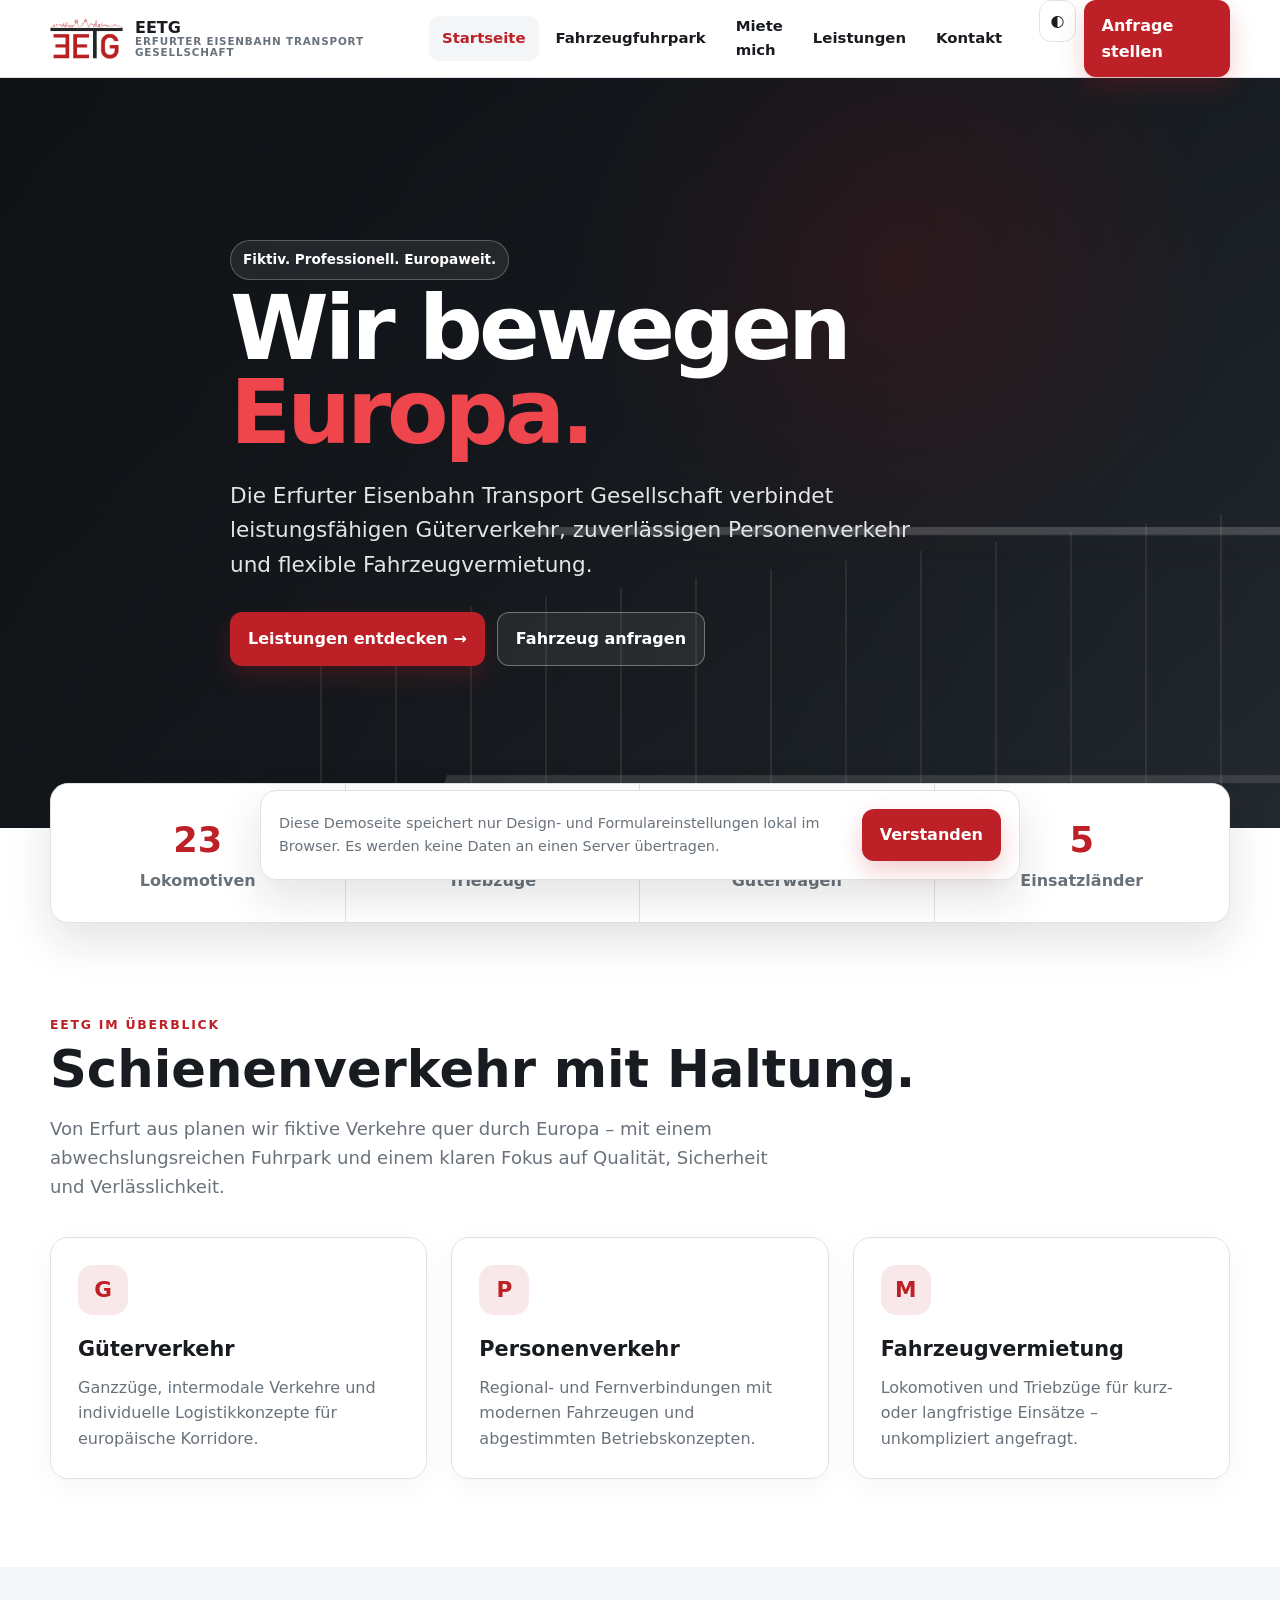
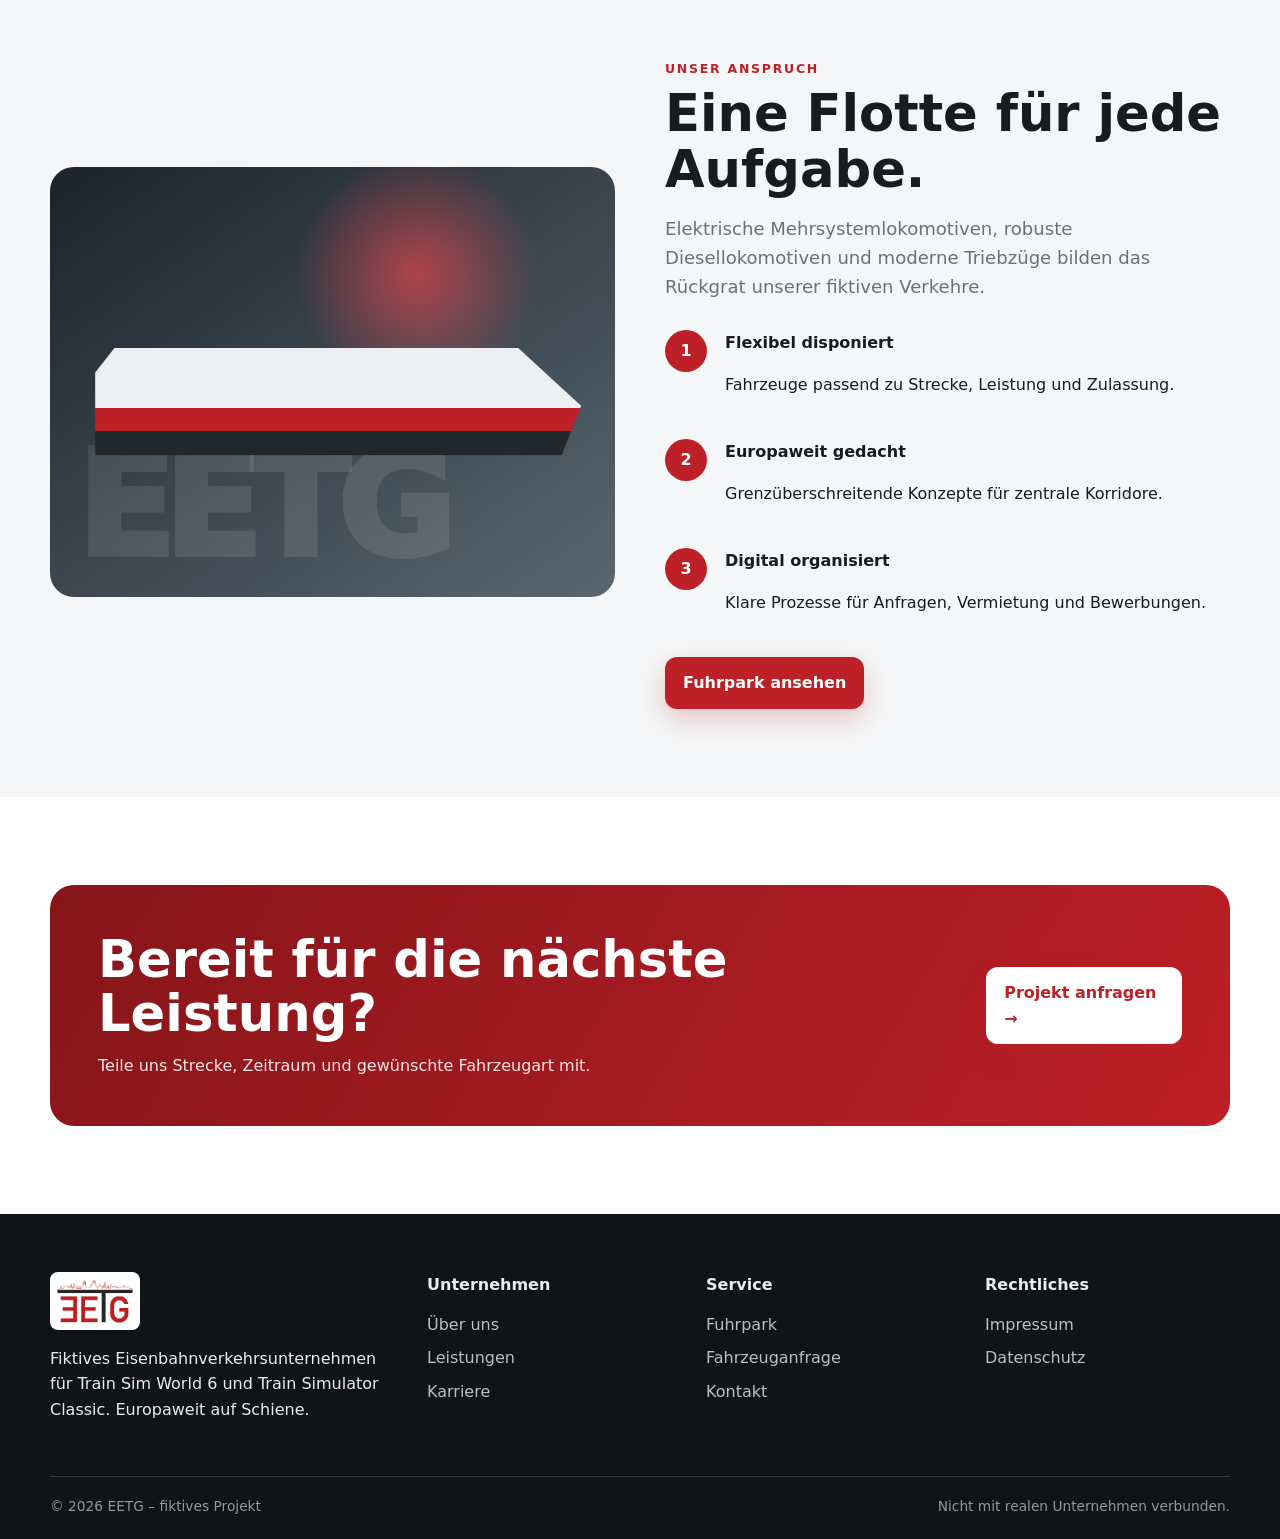
<file: index.html>
<!doctype html><html lang="de"><head><meta charset="utf-8"><meta name="viewport" content="width=device-width,initial-scale=1"><meta name="description" content="EETG – fiktives europäisches Eisenbahnverkehrsunternehmen für Güterverkehr, Personenverkehr und Fahrzeugvermietung."><title>Startseite | EETG</title><meta name="theme-color" content="#b5121b"><meta name="robots" content="index,follow"><link rel="icon" href="./favicon.ico" sizes="any"><link rel="icon" type="image/png" sizes="32x32" href="./assets/img/favicon-32x32.png"><link rel="apple-touch-icon" href="./assets/img/apple-touch-icon.png"><link rel="manifest" href="./manifest.webmanifest"><meta property="og:type" content="website"><meta property="og:locale" content="de_DE"><meta property="og:site_name" content="EETG"><meta property="og:title" content="Startseite | EETG"><meta property="og:description" content="EETG – fiktives europäisches Eisenbahnverkehrsunternehmen für Güterverkehr, Personenverkehr und Fahrzeugvermietung."><meta property="og:image" content="assets/img/icon-512.png"><meta name="twitter:card" content="summary_large_image"><link rel="stylesheet" href="./assets/css/style.css"></head><body><header class="header"><div class="container nav"><a class="brand" href="index.html"><img src="./assets/img/eetg-logo.png" alt="EETG Logo"><span class="brand-text">EETG<small>ERFURTER EISENBAHN TRANSPORT GESELLSCHAFT</small></span></a><nav class="nav-links"><a href="index.html">Startseite</a><a href="fuhrpark.html">Fahrzeugfuhrpark</a><a href="miete.html">Miete mich</a><a href="leistungen.html">Leistungen</a><a href="kontakt.html">Kontakt</a></nav><div class="nav-actions"><button class="icon-btn" id="themeToggle" aria-label="Farbschema wechseln">◐</button><a class="cta" href="kontakt.html">Anfrage stellen</a><button class="menu-btn" id="menuToggle" aria-label="Menü öffnen">☰</button></div></div></header><main><section class="hero"><div class="container hero-content"><span class="hero-badge"><i></i> Fiktiv. Professionell. Europaweit.</span><h1>Wir bewegen<br><span>Europa.</span></h1><p>Die Erfurter Eisenbahn Transport Gesellschaft verbindet leistungsfähigen Güterverkehr, zuverlässigen Personenverkehr und flexible Fahrzeugvermietung.</p><div class="hero-actions"><a class="cta" href="leistungen.html">Leistungen entdecken →</a><a class="cta secondary" href="miete.html">Fahrzeug anfragen</a></div></div></section>
<div class="stats"><div class="container stats-panel"><div class="stat"><strong>33</strong><span>Lokomotiven</span></div><div class="stat"><strong>5</strong><span>Triebzüge</span></div><div class="stat"><strong>149</strong><span>Güterwagen</span></div><div class="stat"><strong>10</strong><span>Einsatzländer</span></div></div></div>
<section class="section" id="unternehmen"><div class="container"><span class="eyebrow">EETG im Überblick</span><h2 class="section-title">Schienenverkehr mit Haltung.</h2><p class="lead">Von Erfurt aus planen wir fiktive Verkehre quer durch Europa – mit einem abwechslungsreichen Fuhrpark und einem klaren Fokus auf Qualität, Sicherheit und Verlässlichkeit.</p><div class="grid grid-3" style="margin-top:35px"><article class="card reveal"><div class="icon">G</div><h3>Güterverkehr</h3><p>Ganzzüge, intermodale Verkehre und individuelle Logistikkonzepte für europäische Korridore.</p></article><article class="card reveal"><div class="icon">P</div><h3>Personenverkehr</h3><p>Regional- und Fernverbindungen mit modernen Fahrzeugen und abgestimmten Betriebskonzepten.</p></article><article class="card reveal"><div class="icon">M</div><h3>Fahrzeugvermietung</h3><p>Lokomotiven und Triebzüge für kurz- oder langfristige Einsätze – unkompliziert angefragt.</p></article></div></div></section>
<section class="section section-soft"><div class="container feature-line"><div class="visual reveal"></div><div class="reveal"><span class="eyebrow">Unser Anspruch</span><h2 class="section-title">Eine Flotte für jede Aufgabe.</h2><p class="lead">Elektrische Mehrsystemlokomotiven, robuste Diesellokomotiven und moderne Triebzüge bilden das Rückgrat unserer fiktiven Verkehre.</p><div class="steps" style="margin-top:28px"><div class="step"><div><b>Flexibel disponiert</b><p>Fahrzeuge passend zu Strecke, Leistung und Zulassung.</p></div></div><div class="step"><div><b>Europaweit gedacht</b><p>Grenzüberschreitende Konzepte für zentrale Korridore.</p></div></div><div class="step"><div><b>Digital organisiert</b><p>Klare Prozesse für Anfragen, Vermietung und Bewerbungen.</p></div></div></div><a class="cta" href="fuhrpark.html">Fuhrpark ansehen</a></div></div></section>
<section class="section"><div class="container banner reveal"><div><h2>Bereit für die nächste Leistung?</h2><p>Teile uns Strecke, Zeitraum und gewünschte Fahrzeugart mit.</p></div><a class="cta" href="kontakt.html">Projekt anfragen →</a></div></section></main><footer class="footer"><div class="container"><div class="footer-grid"><div><img src="./assets/img/eetg-logo.png" alt="EETG"><p>Fiktives Eisenbahnverkehrsunternehmen für Train Sim World 6 und Train Simulator Classic. Europaweit auf Schiene.</p></div><div><h4>Unternehmen</h4><a href="index.html#unternehmen">Über uns</a><a href="leistungen.html">Leistungen</a><a href="kontakt.html#bewerbung">Karriere</a></div><div><h4>Service</h4><a href="fuhrpark.html">Fuhrpark</a><a href="miete.html">Fahrzeuganfrage</a><a href="kontakt.html">Kontakt</a></div><div><h4>Rechtliches</h4><a href="impressum.html">Impressum</a><a href="datenschutz.html">Datenschutz</a></div></div><div class="footer-bottom"><span>© 2026 EETG – fiktives Projekt</span><span>Nicht mit realen Unternehmen verbunden.</span></div></div></footer><button class="to-top" id="toTop" aria-label="Nach oben">↑</button><div class="cookie" id="cookie"><p>Diese Demoseite speichert nur Design- und Formulareinstellungen lokal im Browser. Es werden keine Daten an einen Server übertragen.</p><button class="cta" id="cookieAccept">Verstanden</button></div><script src="./assets/data/seiten/startseite.js"></script><script src="./assets/js/content-loader.js"></script><script src="./assets/js/app.js"></script></body></html>
</file>
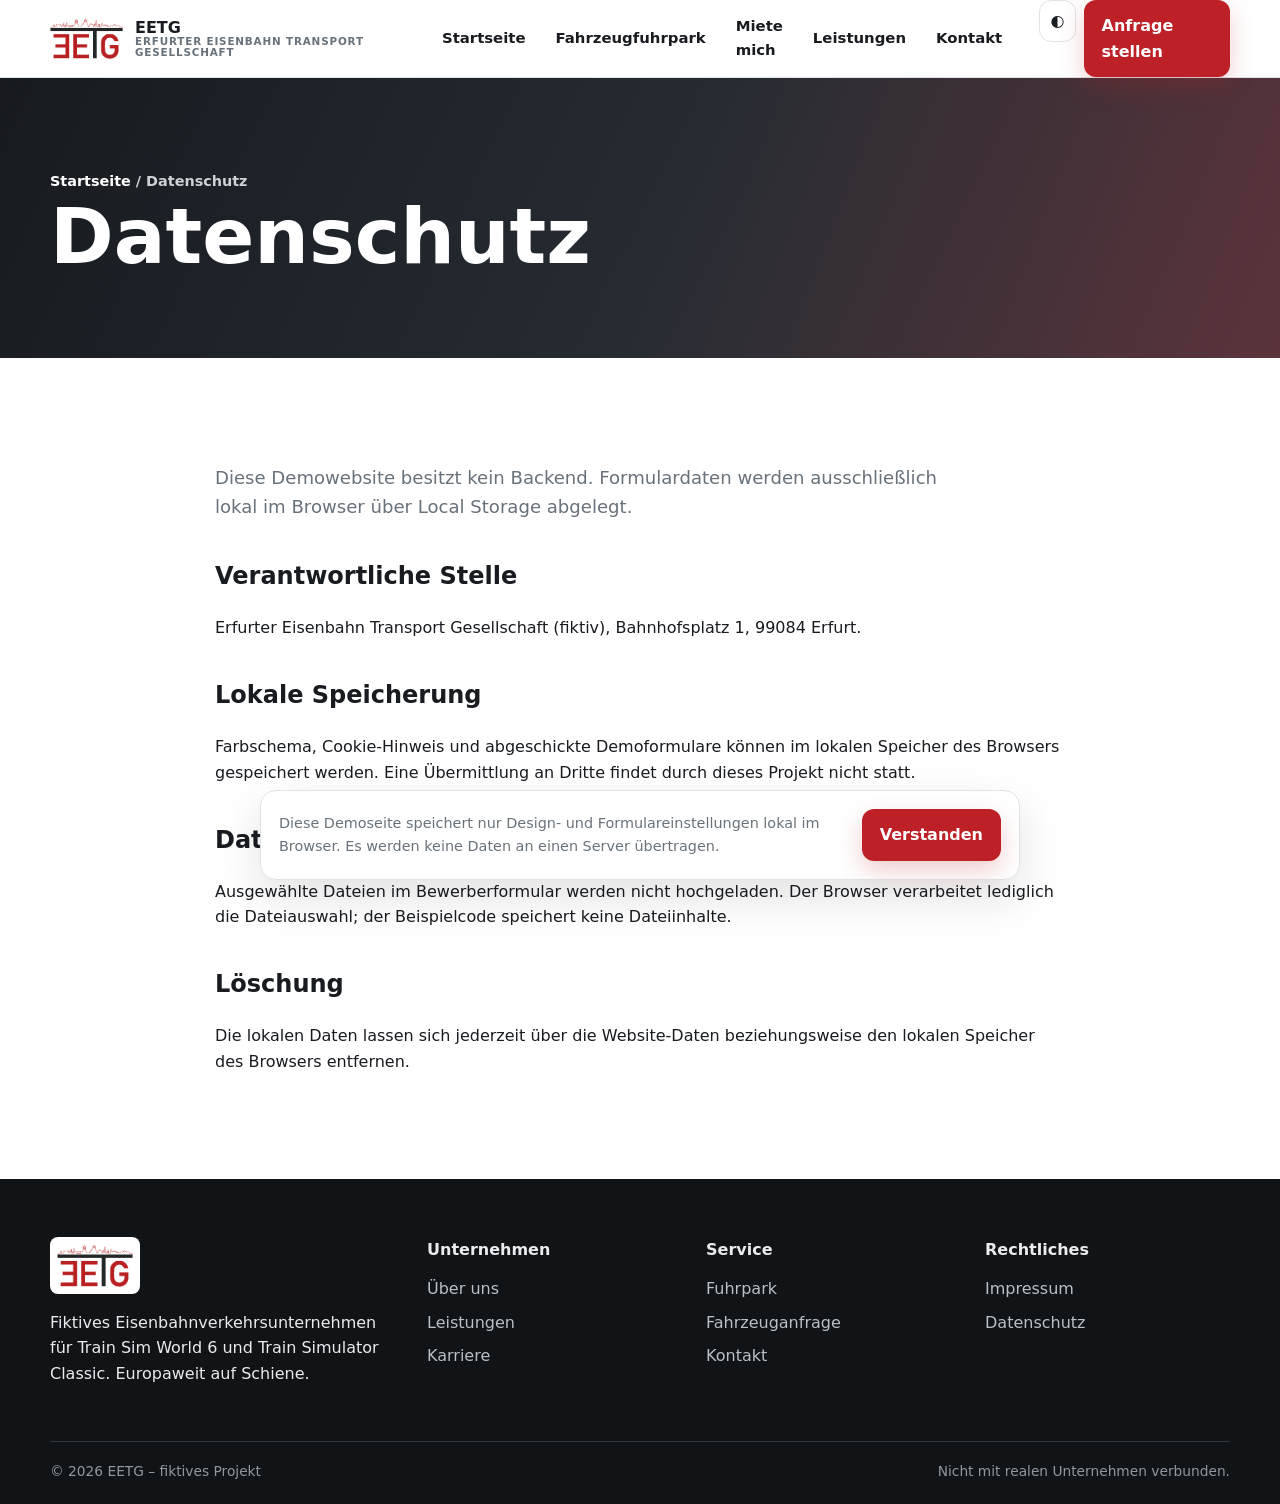
<file: datenschutz.html>
<!doctype html><html lang="de"><head><meta charset="utf-8"><meta name="viewport" content="width=device-width,initial-scale=1"><meta name="description" content="Datenschutzhinweise des fiktiven EETG-Webprojekts."><title>Datenschutz | EETG</title><meta name="theme-color" content="#b5121b"><meta name="robots" content="index,follow"><link rel="icon" href="./favicon.ico" sizes="any"><link rel="icon" type="image/png" sizes="32x32" href="./assets/img/favicon-32x32.png"><link rel="apple-touch-icon" href="./assets/img/apple-touch-icon.png"><link rel="manifest" href="./manifest.webmanifest"><meta property="og:type" content="website"><meta property="og:locale" content="de_DE"><meta property="og:site_name" content="EETG"><meta property="og:title" content="Datenschutz | EETG"><meta property="og:description" content="Datenschutzhinweise des fiktiven EETG-Webprojekts."><meta property="og:image" content="assets/img/icon-512.png"><meta name="twitter:card" content="summary_large_image"><link rel="stylesheet" href="./assets/css/style.css"></head><body><header class="header"><div class="container nav"><a class="brand" href="index.html"><img src="./assets/img/eetg-logo.png" alt="EETG Logo"><span class="brand-text">EETG<small>ERFURTER EISENBAHN TRANSPORT GESELLSCHAFT</small></span></a><nav class="nav-links"><a href="index.html">Startseite</a><a href="fuhrpark.html">Fahrzeugfuhrpark</a><a href="miete.html">Miete mich</a><a href="leistungen.html">Leistungen</a><a href="kontakt.html">Kontakt</a></nav><div class="nav-actions"><button class="icon-btn" id="themeToggle" aria-label="Farbschema wechseln">◐</button><a class="cta" href="kontakt.html">Anfrage stellen</a><button class="menu-btn" id="menuToggle" aria-label="Menü öffnen">☰</button></div></div></header><main><section class="page-hero"><div class="container"><div class="breadcrumbs"><a href="index.html">Startseite</a> / Datenschutz</div><h1>Datenschutz</h1></div></section><section class="section"><div class="container legal"><p class="lead">Diese Demowebsite besitzt kein Backend. Formulardaten werden ausschließlich lokal im Browser über Local Storage abgelegt.</p><h2>Verantwortliche Stelle</h2><p>Erfurter Eisenbahn Transport Gesellschaft (fiktiv), Bahnhofsplatz 1, 99084 Erfurt.</p><h2>Lokale Speicherung</h2><p>Farbschema, Cookie-Hinweis und abgeschickte Demoformulare können im lokalen Speicher des Browsers gespeichert werden. Eine Übermittlung an Dritte findet durch dieses Projekt nicht statt.</p><h2>Dateiuploads</h2><p>Ausgewählte Dateien im Bewerberformular werden nicht hochgeladen. Der Browser verarbeitet lediglich die Dateiauswahl; der Beispielcode speichert keine Dateiinhalte.</p><h2>Löschung</h2><p>Die lokalen Daten lassen sich jederzeit über die Website-Daten beziehungsweise den lokalen Speicher des Browsers entfernen.</p></div></section></main><footer class="footer"><div class="container"><div class="footer-grid"><div><img src="./assets/img/eetg-logo.png" alt="EETG"><p>Fiktives Eisenbahnverkehrsunternehmen für Train Sim World 6 und Train Simulator Classic. Europaweit auf Schiene.</p></div><div><h4>Unternehmen</h4><a href="index.html#unternehmen">Über uns</a><a href="leistungen.html">Leistungen</a><a href="kontakt.html#bewerbung">Karriere</a></div><div><h4>Service</h4><a href="fuhrpark.html">Fuhrpark</a><a href="miete.html">Fahrzeuganfrage</a><a href="kontakt.html">Kontakt</a></div><div><h4>Rechtliches</h4><a href="impressum.html">Impressum</a><a href="datenschutz.html">Datenschutz</a></div></div><div class="footer-bottom"><span>© 2026 EETG – fiktives Projekt</span><span>Nicht mit realen Unternehmen verbunden.</span></div></div></footer><button class="to-top" id="toTop" aria-label="Nach oben">↑</button><div class="cookie" id="cookie"><p>Diese Demoseite speichert nur Design- und Formulareinstellungen lokal im Browser. Es werden keine Daten an einen Server übertragen.</p><button class="cta" id="cookieAccept">Verstanden</button></div><script src="./assets/data/seiten/datenschutz-seite.js"></script><script src="./assets/js/content-loader.js"></script><script src="./assets/js/app.js"></script></body></html>
</file>
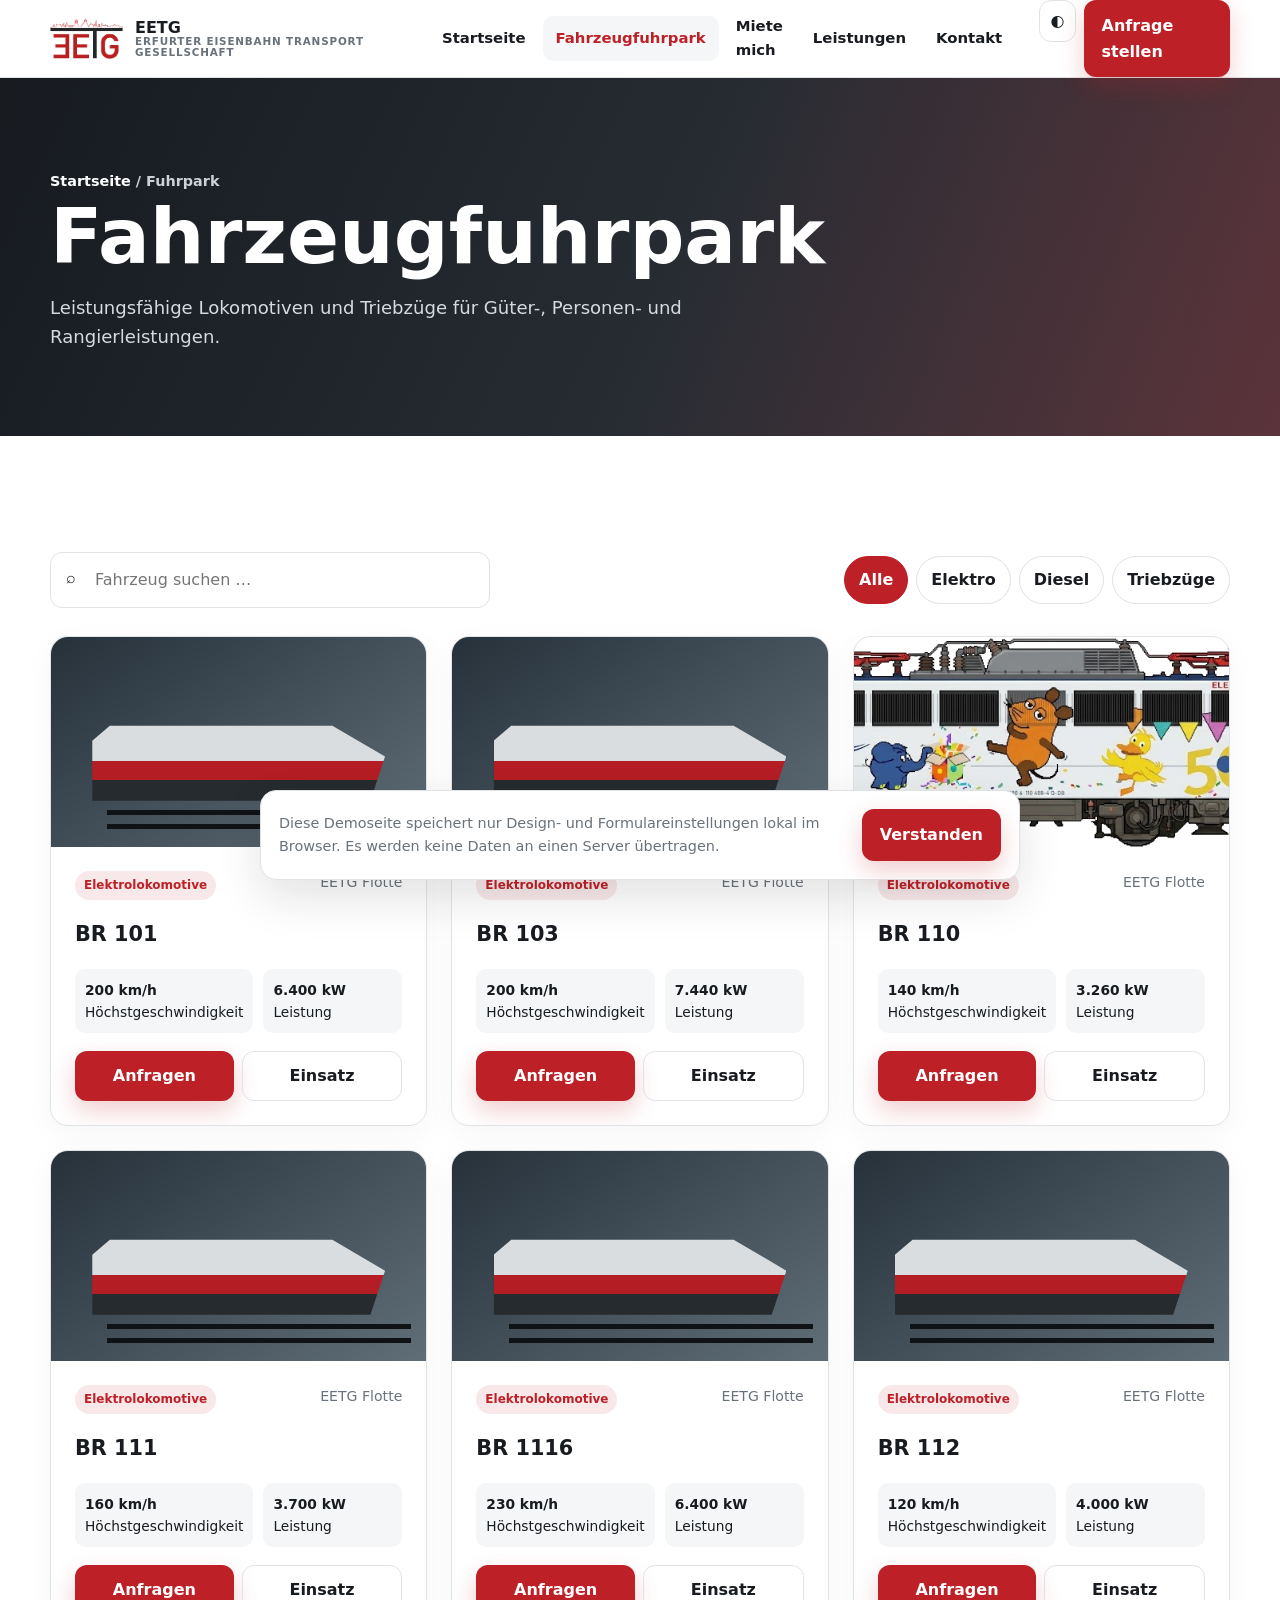
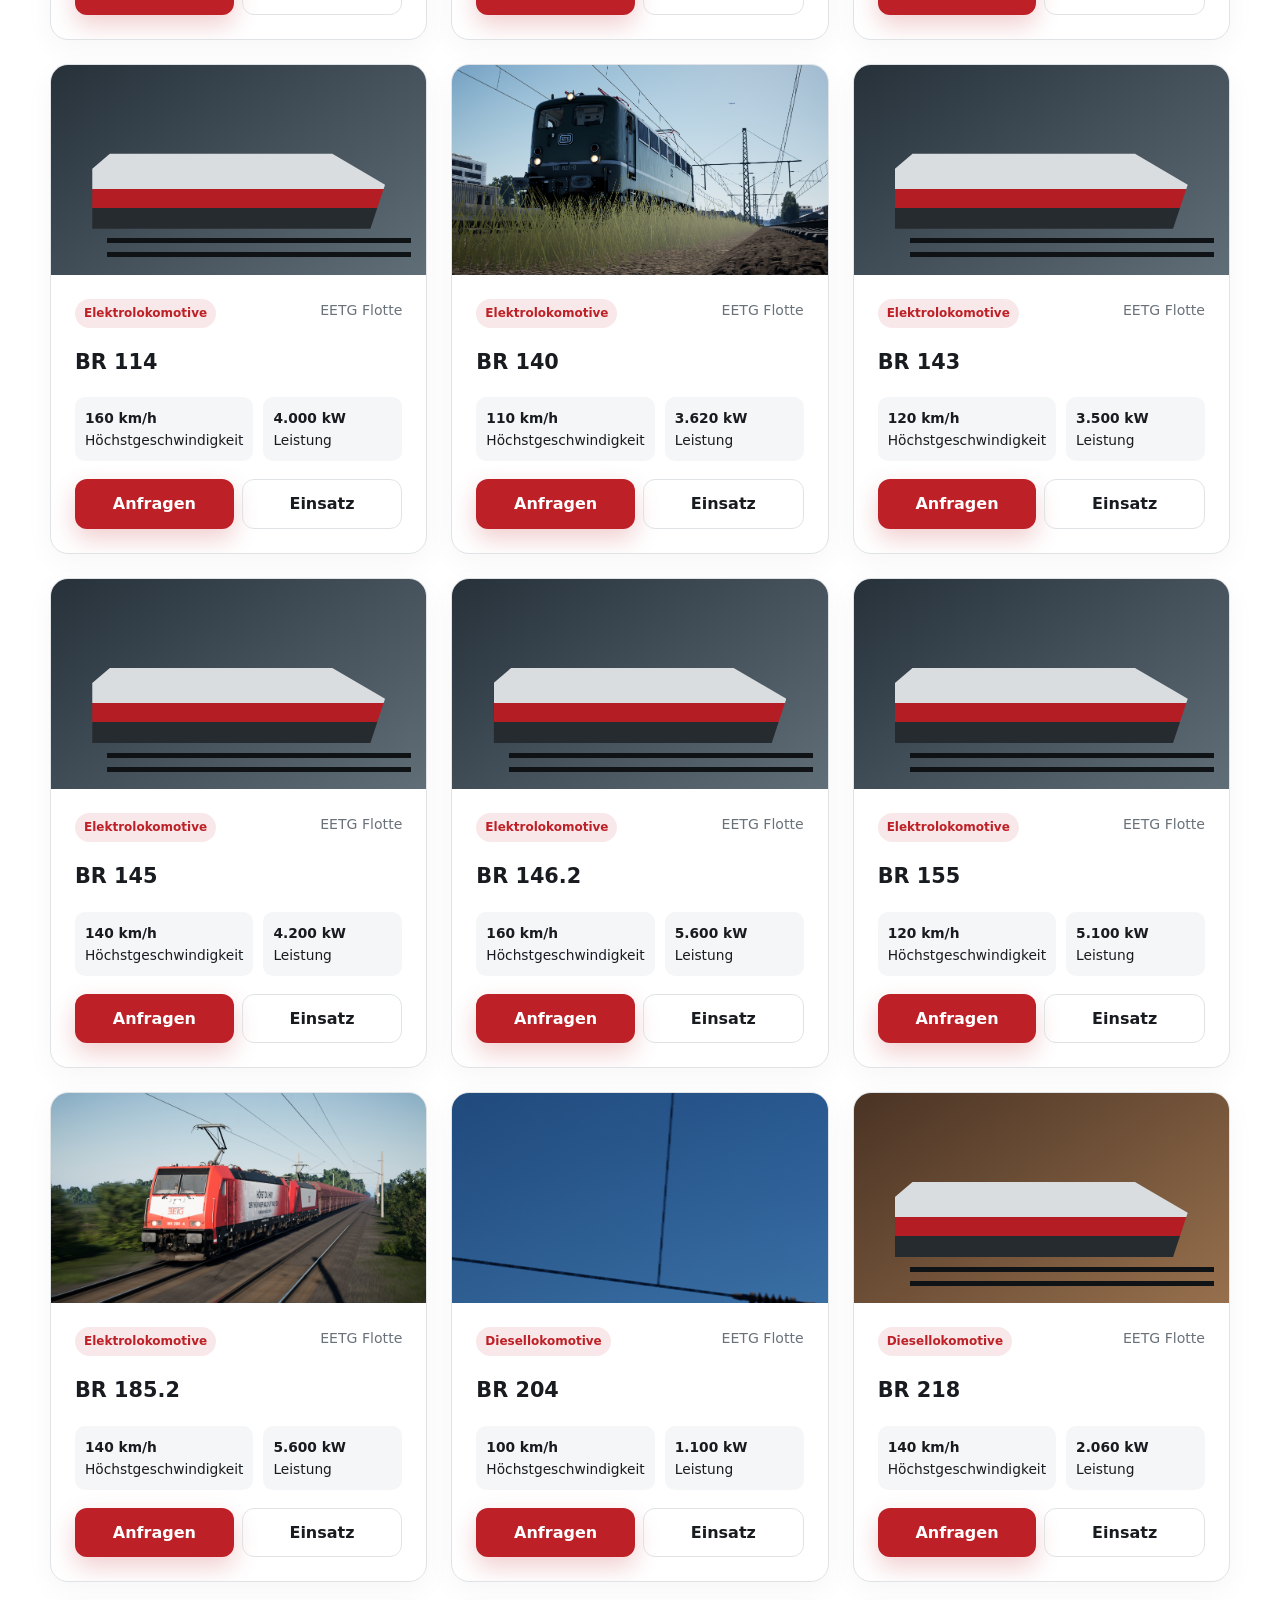
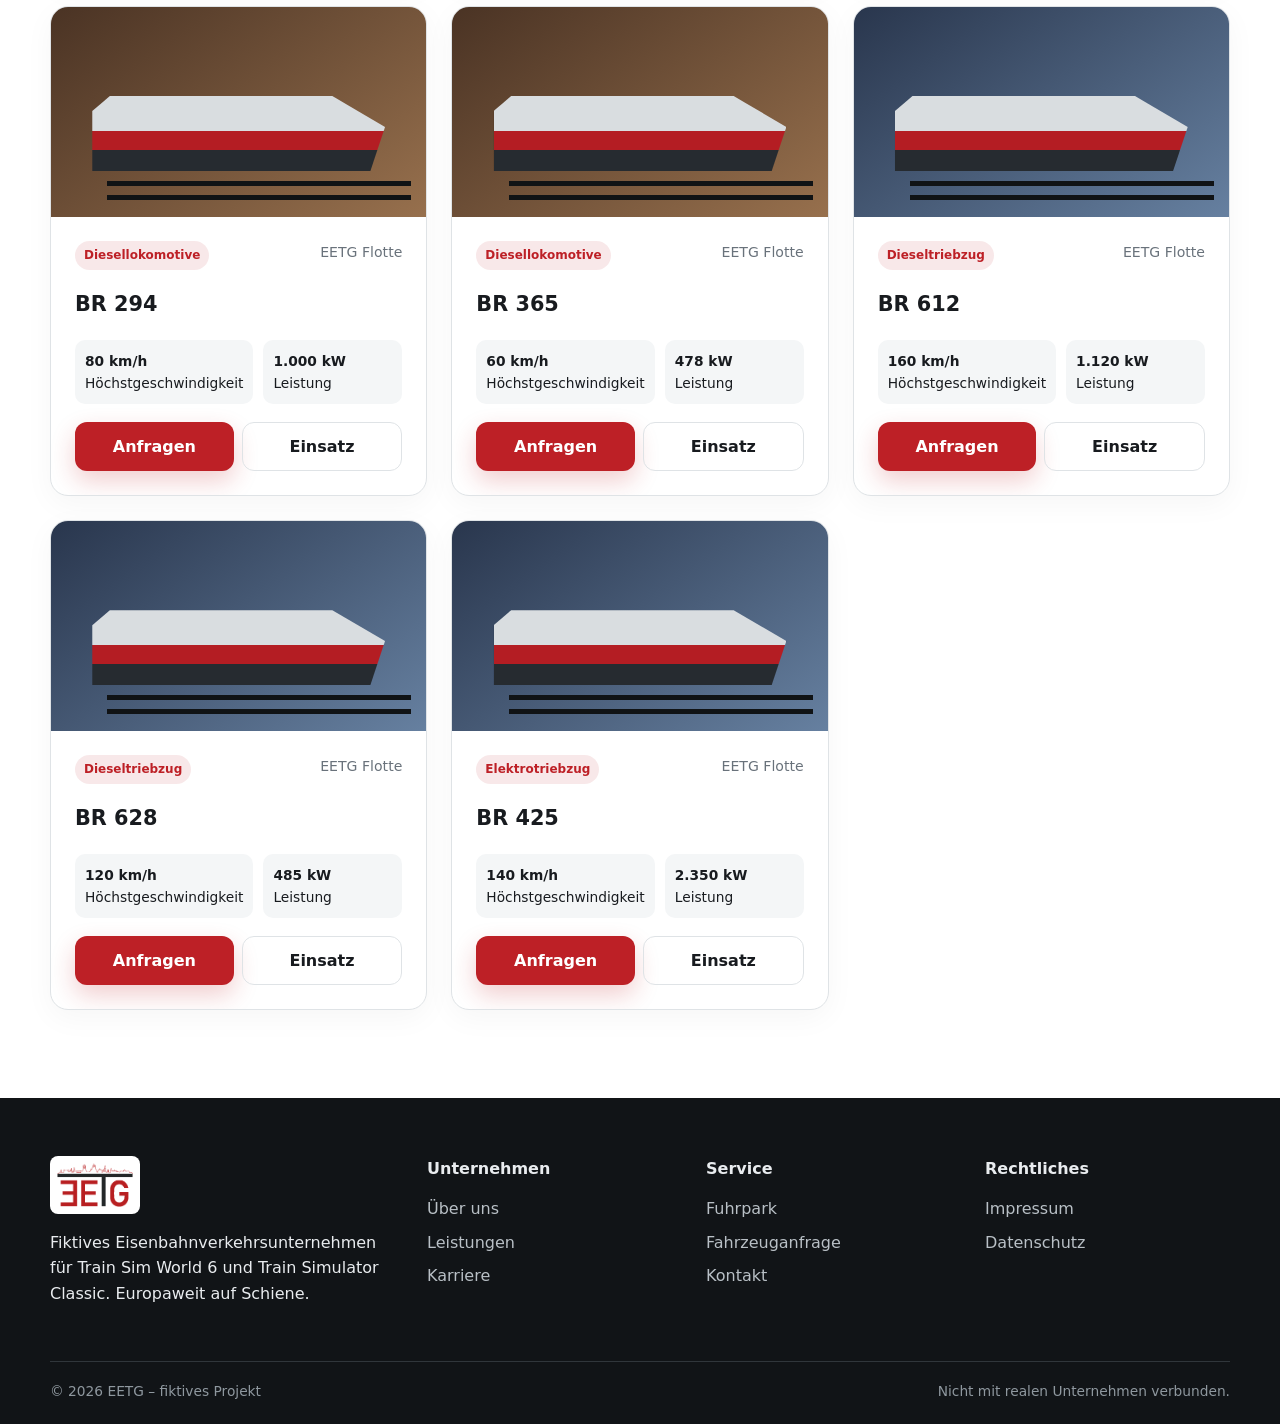
<file: fuhrpark.html>
<!doctype html><html lang="de"><head><meta charset="utf-8"><meta name="viewport" content="width=device-width,initial-scale=1"><meta name="description" content="Entdecke den fiktiven Fahrzeugfuhrpark der EETG mit Lokomotiven, Triebzügen und Güterwagen."><title>Fahrzeugfuhrpark | EETG</title><meta name="theme-color" content="#b5121b"><meta name="robots" content="index,follow"><link rel="icon" href="./favicon.ico" sizes="any"><link rel="icon" type="image/png" sizes="32x32" href="./assets/img/favicon-32x32.png"><link rel="apple-touch-icon" href="./assets/img/apple-touch-icon.png"><link rel="manifest" href="./manifest.webmanifest"><meta property="og:type" content="website"><meta property="og:locale" content="de_DE"><meta property="og:site_name" content="EETG"><meta property="og:title" content="Fahrzeugfuhrpark | EETG"><meta property="og:description" content="Entdecke den fiktiven Fahrzeugfuhrpark der EETG mit Lokomotiven, Triebzügen und Güterwagen."><meta property="og:image" content="assets/img/icon-512.png"><meta name="twitter:card" content="summary_large_image"><link rel="stylesheet" href="./assets/css/style.css"></head><body><header class="header"><div class="container nav"><a class="brand" href="index.html"><img src="./assets/img/eetg-logo.png" alt="EETG Logo"><span class="brand-text">EETG<small>ERFURTER EISENBAHN TRANSPORT GESELLSCHAFT</small></span></a><nav class="nav-links"><a href="index.html">Startseite</a><a href="fuhrpark.html">Fahrzeugfuhrpark</a><a href="miete.html">Miete mich</a><a href="leistungen.html">Leistungen</a><a href="kontakt.html">Kontakt</a></nav><div class="nav-actions"><button class="icon-btn" id="themeToggle" aria-label="Farbschema wechseln">◐</button><a class="cta" href="kontakt.html">Anfrage stellen</a><button class="menu-btn" id="menuToggle" aria-label="Menü öffnen">☰</button></div></div></header><main><section class="page-hero"><div class="container"><div class="breadcrumbs"><a href="index.html">Startseite</a> / Fuhrpark</div><h1>Fahrzeugfuhrpark</h1><p class="lead" style="color:#d5dade">Leistungsfähige Lokomotiven und Triebzüge für Güter-, Personen- und Rangierleistungen.</p></div></section><section class="section"><div class="container"><div class="vehicle-toolbar"><div class="search"><span>⌕</span><input id="vehicleSearch" type="search" placeholder="Fahrzeug suchen …"></div><div class="filters"><button class="filter-btn active" data-filter="all">Alle</button><button class="filter-btn" data-filter="electric">Elektro</button><button class="filter-btn" data-filter="diesel">Diesel</button><button class="filter-btn" data-filter="trainset">Triebzüge</button></div></div><div class="vehicle-grid" id="vehicleGrid"><div id="noVehicles" class="empty" hidden>Keine passenden Fahrzeuge gefunden.</div></div></div></section></main><footer class="footer"><div class="container"><div class="footer-grid"><div><img src="./assets/img/eetg-logo.png" alt="EETG"><p>Fiktives Eisenbahnverkehrsunternehmen für Train Sim World 6 und Train Simulator Classic. Europaweit auf Schiene.</p></div><div><h4>Unternehmen</h4><a href="index.html#unternehmen">Über uns</a><a href="leistungen.html">Leistungen</a><a href="kontakt.html#bewerbung">Karriere</a></div><div><h4>Service</h4><a href="fuhrpark.html">Fuhrpark</a><a href="miete.html">Fahrzeuganfrage</a><a href="kontakt.html">Kontakt</a></div><div><h4>Rechtliches</h4><a href="impressum.html">Impressum</a><a href="datenschutz.html">Datenschutz</a></div></div><div class="footer-bottom"><span>© 2026 EETG – fiktives Projekt</span><span>Nicht mit realen Unternehmen verbunden.</span></div></div></footer><button class="to-top" id="toTop" aria-label="Nach oben">↑</button><div class="cookie" id="cookie"><p>Diese Demoseite speichert nur Design- und Formulareinstellungen lokal im Browser. Es werden keine Daten an einen Server übertragen.</p><button class="cta" id="cookieAccept">Verstanden</button></div><script src="./assets/data/fahrzeuge.js"></script><script src="./assets/data/seiten/fuhrpark-seite.js"></script><script src="./assets/js/content-loader.js"></script><script src="./assets/js/app.js"></script></body></html>
</file>
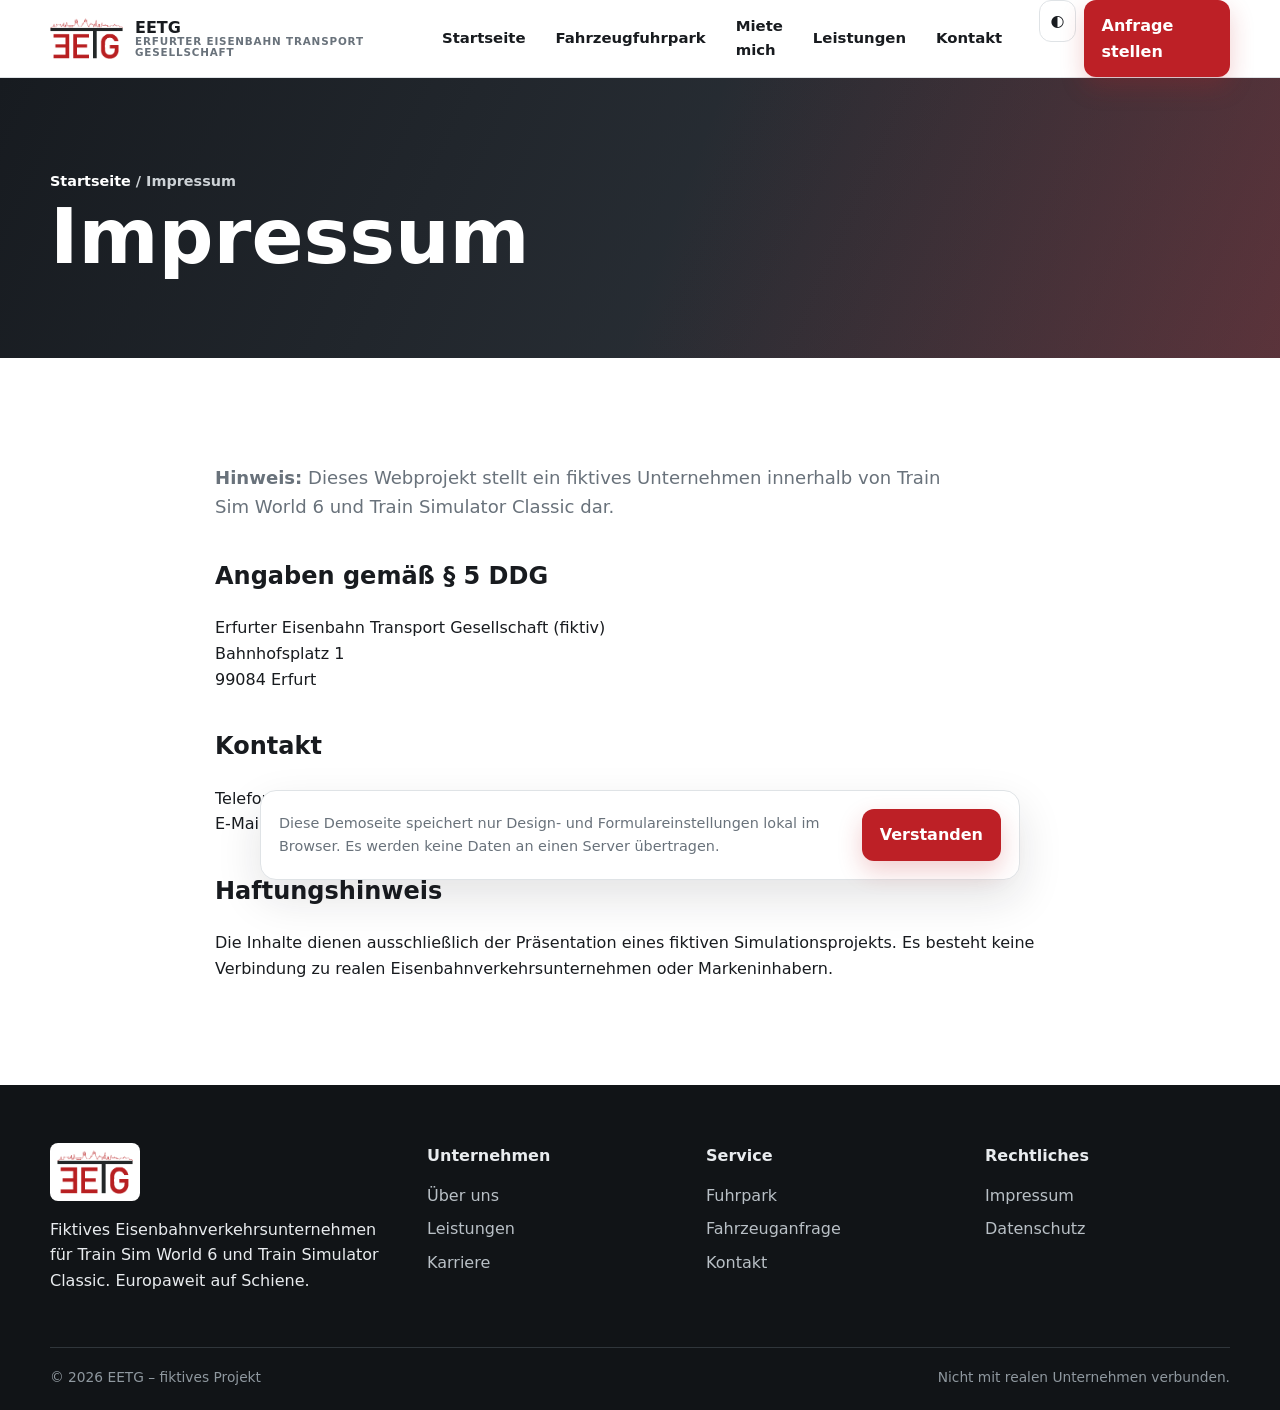
<file: impressum.html>
<!doctype html><html lang="de"><head><meta charset="utf-8"><meta name="viewport" content="width=device-width,initial-scale=1"><meta name="description" content="Impressum des fiktiven EETG-Webprojekts."><title>Impressum | EETG</title><meta name="theme-color" content="#b5121b"><meta name="robots" content="index,follow"><link rel="icon" href="./favicon.ico" sizes="any"><link rel="icon" type="image/png" sizes="32x32" href="./assets/img/favicon-32x32.png"><link rel="apple-touch-icon" href="./assets/img/apple-touch-icon.png"><link rel="manifest" href="./manifest.webmanifest"><meta property="og:type" content="website"><meta property="og:locale" content="de_DE"><meta property="og:site_name" content="EETG"><meta property="og:title" content="Impressum | EETG"><meta property="og:description" content="Impressum des fiktiven EETG-Webprojekts."><meta property="og:image" content="assets/img/icon-512.png"><meta name="twitter:card" content="summary_large_image"><link rel="stylesheet" href="./assets/css/style.css"></head><body><header class="header"><div class="container nav"><a class="brand" href="index.html"><img src="./assets/img/eetg-logo.png" alt="EETG Logo"><span class="brand-text">EETG<small>ERFURTER EISENBAHN TRANSPORT GESELLSCHAFT</small></span></a><nav class="nav-links"><a href="index.html">Startseite</a><a href="fuhrpark.html">Fahrzeugfuhrpark</a><a href="miete.html">Miete mich</a><a href="leistungen.html">Leistungen</a><a href="kontakt.html">Kontakt</a></nav><div class="nav-actions"><button class="icon-btn" id="themeToggle" aria-label="Farbschema wechseln">◐</button><a class="cta" href="kontakt.html">Anfrage stellen</a><button class="menu-btn" id="menuToggle" aria-label="Menü öffnen">☰</button></div></div></header><main><section class="page-hero"><div class="container"><div class="breadcrumbs"><a href="index.html">Startseite</a> / Impressum</div><h1>Impressum</h1></div></section><section class="section"><div class="container legal"><p class="lead"><b>Hinweis:</b> Dieses Webprojekt stellt ein fiktives Unternehmen innerhalb von Train Sim World 6 und Train Simulator Classic dar.</p><h2>Angaben gemäß § 5 DDG</h2><p>Erfurter Eisenbahn Transport Gesellschaft (fiktiv)<br>Bahnhofsplatz 1<br>99084 Erfurt</p><h2>Kontakt</h2><p>Telefon: +49 361 000 00 000<br>E-Mail: kontakt@eetg-rail.de</p><h2>Haftungshinweis</h2><p>Die Inhalte dienen ausschließlich der Präsentation eines fiktiven Simulationsprojekts. Es besteht keine Verbindung zu realen Eisenbahnverkehrsunternehmen oder Markeninhabern.</p></div></section></main><footer class="footer"><div class="container"><div class="footer-grid"><div><img src="./assets/img/eetg-logo.png" alt="EETG"><p>Fiktives Eisenbahnverkehrsunternehmen für Train Sim World 6 und Train Simulator Classic. Europaweit auf Schiene.</p></div><div><h4>Unternehmen</h4><a href="index.html#unternehmen">Über uns</a><a href="leistungen.html">Leistungen</a><a href="kontakt.html#bewerbung">Karriere</a></div><div><h4>Service</h4><a href="fuhrpark.html">Fuhrpark</a><a href="miete.html">Fahrzeuganfrage</a><a href="kontakt.html">Kontakt</a></div><div><h4>Rechtliches</h4><a href="impressum.html">Impressum</a><a href="datenschutz.html">Datenschutz</a></div></div><div class="footer-bottom"><span>© 2026 EETG – fiktives Projekt</span><span>Nicht mit realen Unternehmen verbunden.</span></div></div></footer><button class="to-top" id="toTop" aria-label="Nach oben">↑</button><div class="cookie" id="cookie"><p>Diese Demoseite speichert nur Design- und Formulareinstellungen lokal im Browser. Es werden keine Daten an einen Server übertragen.</p><button class="cta" id="cookieAccept">Verstanden</button></div><script src="./assets/data/seiten/impressum-seite.js"></script><script src="./assets/js/content-loader.js"></script><script src="./assets/js/app.js"></script></body></html>
</file>
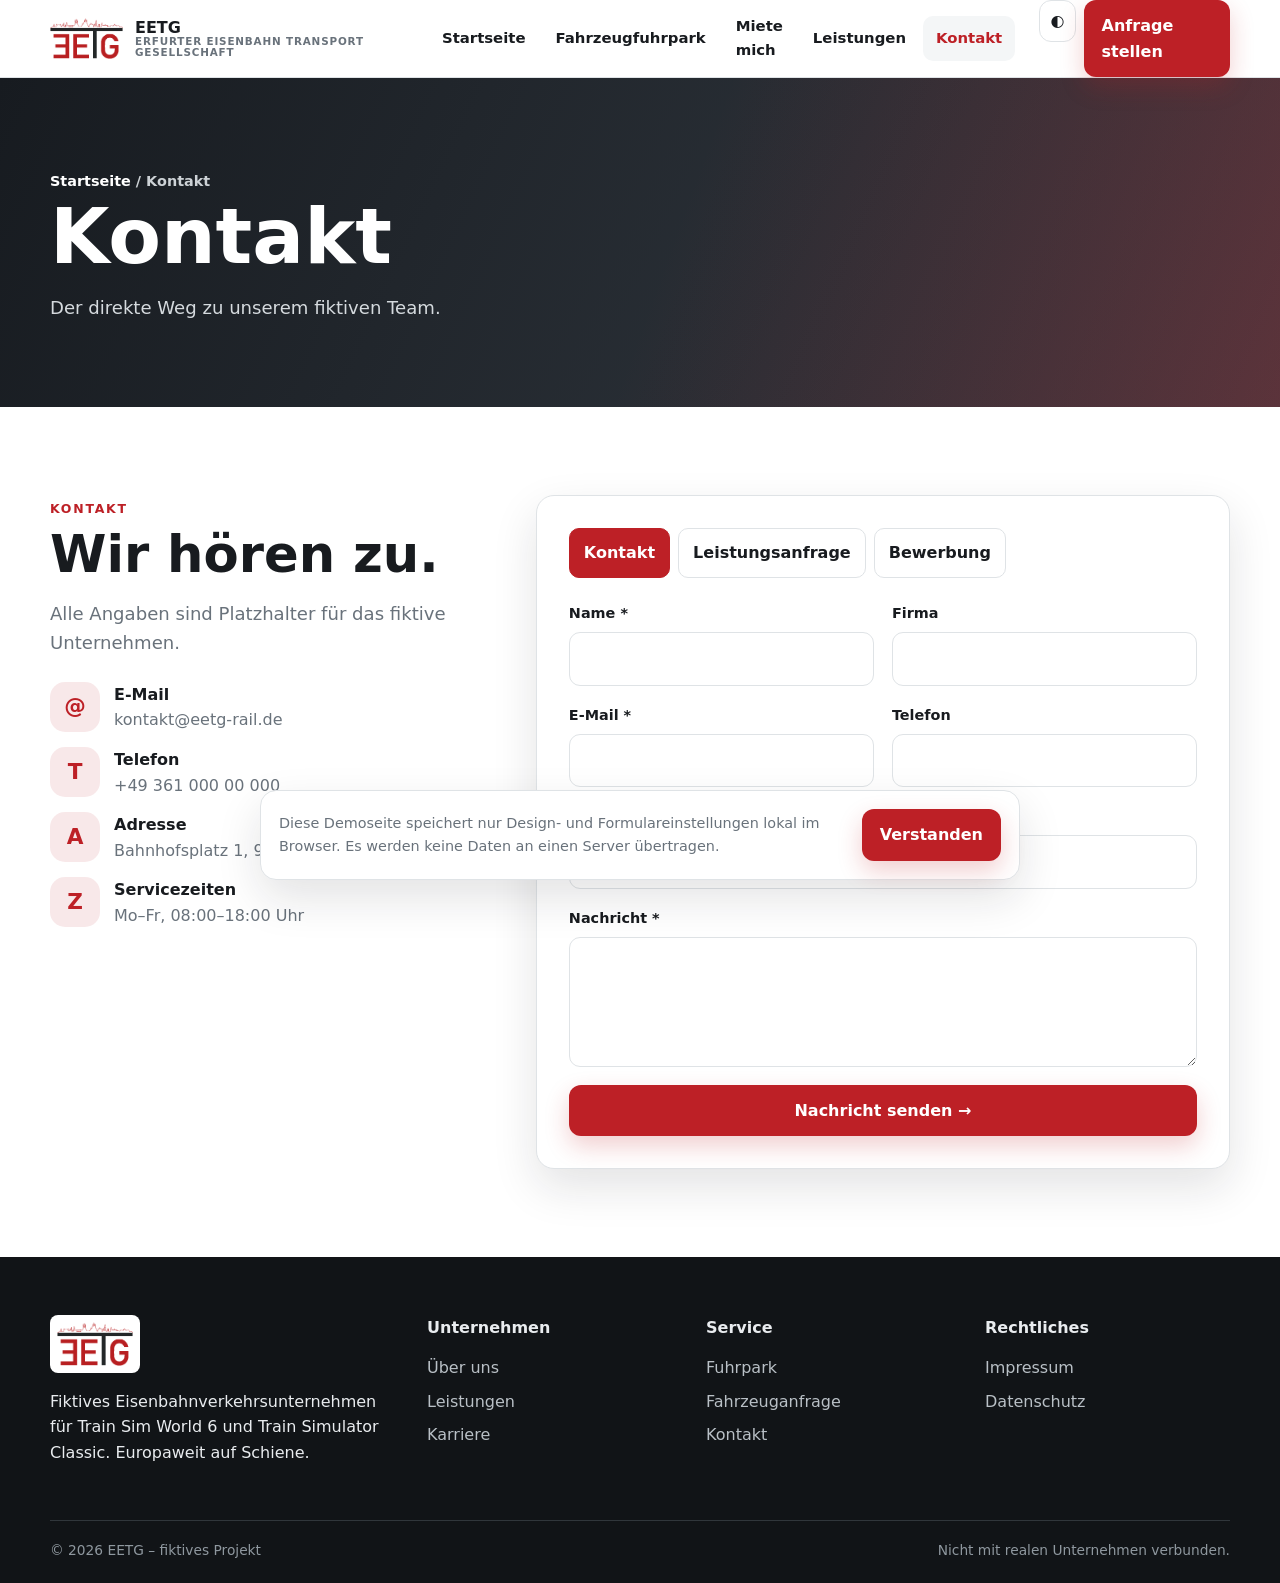
<file: kontakt.html>
<!doctype html><html lang="de"><head><meta charset="utf-8"><meta name="viewport" content="width=device-width,initial-scale=1"><meta name="description" content="Kontakt, Leistungsanfragen und Bewerberportal der fiktiven Erfurter Eisenbahn Transport Gesellschaft."><title>Kontakt | EETG</title><meta name="theme-color" content="#b5121b"><meta name="robots" content="index,follow"><link rel="icon" href="./favicon.ico" sizes="any"><link rel="icon" type="image/png" sizes="32x32" href="./assets/img/favicon-32x32.png"><link rel="apple-touch-icon" href="./assets/img/apple-touch-icon.png"><link rel="manifest" href="./manifest.webmanifest"><meta property="og:type" content="website"><meta property="og:locale" content="de_DE"><meta property="og:site_name" content="EETG"><meta property="og:title" content="Kontakt | EETG"><meta property="og:description" content="Kontakt, Leistungsanfragen und Bewerberportal der fiktiven Erfurter Eisenbahn Transport Gesellschaft."><meta property="og:image" content="assets/img/icon-512.png"><meta name="twitter:card" content="summary_large_image"><link rel="stylesheet" href="./assets/css/style.css"></head><body><header class="header"><div class="container nav"><a class="brand" href="index.html"><img src="./assets/img/eetg-logo.png" alt="EETG Logo"><span class="brand-text">EETG<small>ERFURTER EISENBAHN TRANSPORT GESELLSCHAFT</small></span></a><nav class="nav-links"><a href="index.html">Startseite</a><a href="fuhrpark.html">Fahrzeugfuhrpark</a><a href="miete.html">Miete mich</a><a href="leistungen.html">Leistungen</a><a href="kontakt.html">Kontakt</a></nav><div class="nav-actions"><button class="icon-btn" id="themeToggle" aria-label="Farbschema wechseln">◐</button><a class="cta" href="kontakt.html">Anfrage stellen</a><button class="menu-btn" id="menuToggle" aria-label="Menü öffnen">☰</button></div></div></header><main><section class="page-hero"><div class="container"><div class="breadcrumbs"><a href="index.html">Startseite</a> / Kontakt</div><h1>Kontakt & Portal</h1><p class="lead" style="color:#d5dade">Allgemeine Anfragen, Leistungsprojekte und Bewerbungen an einem Ort.</p></div></section><section class="section"><div class="container form-shell"><aside class="form-info"><span class="eyebrow">Kontakt</span><h2 class="section-title">Wir hören zu.</h2><p class="lead">Alle Angaben sind Platzhalter für das fiktive Unternehmen.</p><div class="contact-list"><div class="contact-item"><div class="icon">@</div><div><b>E-Mail</b><span>kontakt@eetg-rail.de</span></div></div><div class="contact-item"><div class="icon">T</div><div><b>Telefon</b><span>+49 361 000 00 000</span></div></div><div class="contact-item"><div class="icon">A</div><div><b>Adresse</b><span>Bahnhofsplatz 1, 99084 Erfurt</span></div></div><div class="contact-item"><div class="icon">Z</div><div><b>Servicezeiten</b><span>Mo–Fr, 08:00–18:00 Uhr</span></div></div></div></aside><div class="form-card"><div class="tabs"><button class="tab-btn active" data-tab="general">Kontakt</button><button class="tab-btn" data-tab="service">Leistungsanfrage</button><button class="tab-btn" data-tab="application">Bewerberportal</button></div><div class="notice">Vielen Dank! Die Angaben wurden lokal im Browser gespeichert.</div><div class="tab-panel active" id="general"><form data-form="Kontakt"><div class="form-grid"><div class="field"><label>Name *</label><input name="Name" required></div><div class="field"><label>Firma</label><input name="Firma"></div><div class="field"><label>E-Mail *</label><input name="E-Mail" type="email" required></div><div class="field"><label>Telefon</label><input name="Telefon" type="tel"></div><div class="field full"><label>Betreff *</label><input name="Betreff" required></div><div class="field full"><label>Nachricht *</label><textarea name="Nachricht" required></textarea></div><div class="field full"><button class="cta">Nachricht senden →</button></div></div></form></div><div class="tab-panel" id="service"><form data-form="Leistungsanfrage"><div class="form-grid"><div class="field"><label>Unternehmen *</label><input name="Unternehmen" required></div><div class="field"><label>Ansprechpartner *</label><input name="Ansprechpartner" required></div><div class="field"><label>E-Mail *</label><input type="email" name="E-Mail" required></div><div class="field"><label>Leistung *</label><select name="Leistung" required><option>Güterverkehr</option><option>Personenverkehr</option><option>Traktionsleistung</option><option>Rangierleistung</option><option>Sonderverkehr</option></select></div><div class="field"><label>Start / Herkunft</label><input name="Start"></div><div class="field"><label>Ziel</label><input name="Ziel"></div><div class="field full"><label>Projektbeschreibung *</label><textarea name="Projektbeschreibung" required></textarea></div><div class="field full"><button class="cta">Leistung anfragen →</button></div></div></form></div><div class="tab-panel" id="application"><form data-form="Bewerbung" id="bewerbung"><div class="form-grid"><div class="field"><label>Vorname *</label><input name="Vorname" required></div><div class="field"><label>Nachname *</label><input name="Nachname" required></div><div class="field"><label>E-Mail *</label><input type="email" name="E-Mail" required></div><div class="field"><label>Telefon</label><input name="Telefon" type="tel"></div><div class="field full"><label>Gewünschte Position *</label><select name="Position" required><option>Triebfahrzeugführer/in</option><option>Rangierbegleiter/in</option><option>Disponent/in</option><option>Werkstattmitarbeiter/in</option><option>Verwaltung</option><option>Initiativbewerbung</option></select></div><div class="field"><label>Lebenslauf</label><input type="file" name="Lebenslauf" accept=".pdf,.doc,.docx"></div><div class="field"><label>Anschreiben</label><input type="file" name="Anschreiben" accept=".pdf,.doc,.docx"></div><div class="field full"><label>Motivation *</label><textarea name="Motivation" required></textarea></div><label class="check full"><input type="checkbox" required> Ich stimme der Verarbeitung im Rahmen dieser lokalen Demo zu.</label><div class="field full"><button class="cta">Bewerbung absenden →</button></div></div></form></div></div></div></section></main><footer class="footer"><div class="container"><div class="footer-grid"><div><img src="./assets/img/eetg-logo.png" alt="EETG"><p>Fiktives Eisenbahnverkehrsunternehmen für Train Sim World 6 und Train Simulator Classic. Europaweit auf Schiene.</p></div><div><h4>Unternehmen</h4><a href="index.html#unternehmen">Über uns</a><a href="leistungen.html">Leistungen</a><a href="kontakt.html#bewerbung">Karriere</a></div><div><h4>Service</h4><a href="fuhrpark.html">Fuhrpark</a><a href="miete.html">Fahrzeuganfrage</a><a href="kontakt.html">Kontakt</a></div><div><h4>Rechtliches</h4><a href="impressum.html">Impressum</a><a href="datenschutz.html">Datenschutz</a></div></div><div class="footer-bottom"><span>© 2026 EETG – fiktives Projekt</span><span>Nicht mit realen Unternehmen verbunden.</span></div></div></footer><button class="to-top" id="toTop" aria-label="Nach oben">↑</button><div class="cookie" id="cookie"><p>Diese Demoseite speichert nur Design- und Formulareinstellungen lokal im Browser. Es werden keine Daten an einen Server übertragen.</p><button class="cta" id="cookieAccept">Verstanden</button></div><script src="./assets/data/seiten/kontakt-seite.js"></script><script src="./assets/js/content-loader.js"></script><script src="./assets/js/app.js"></script></body></html>
</file>
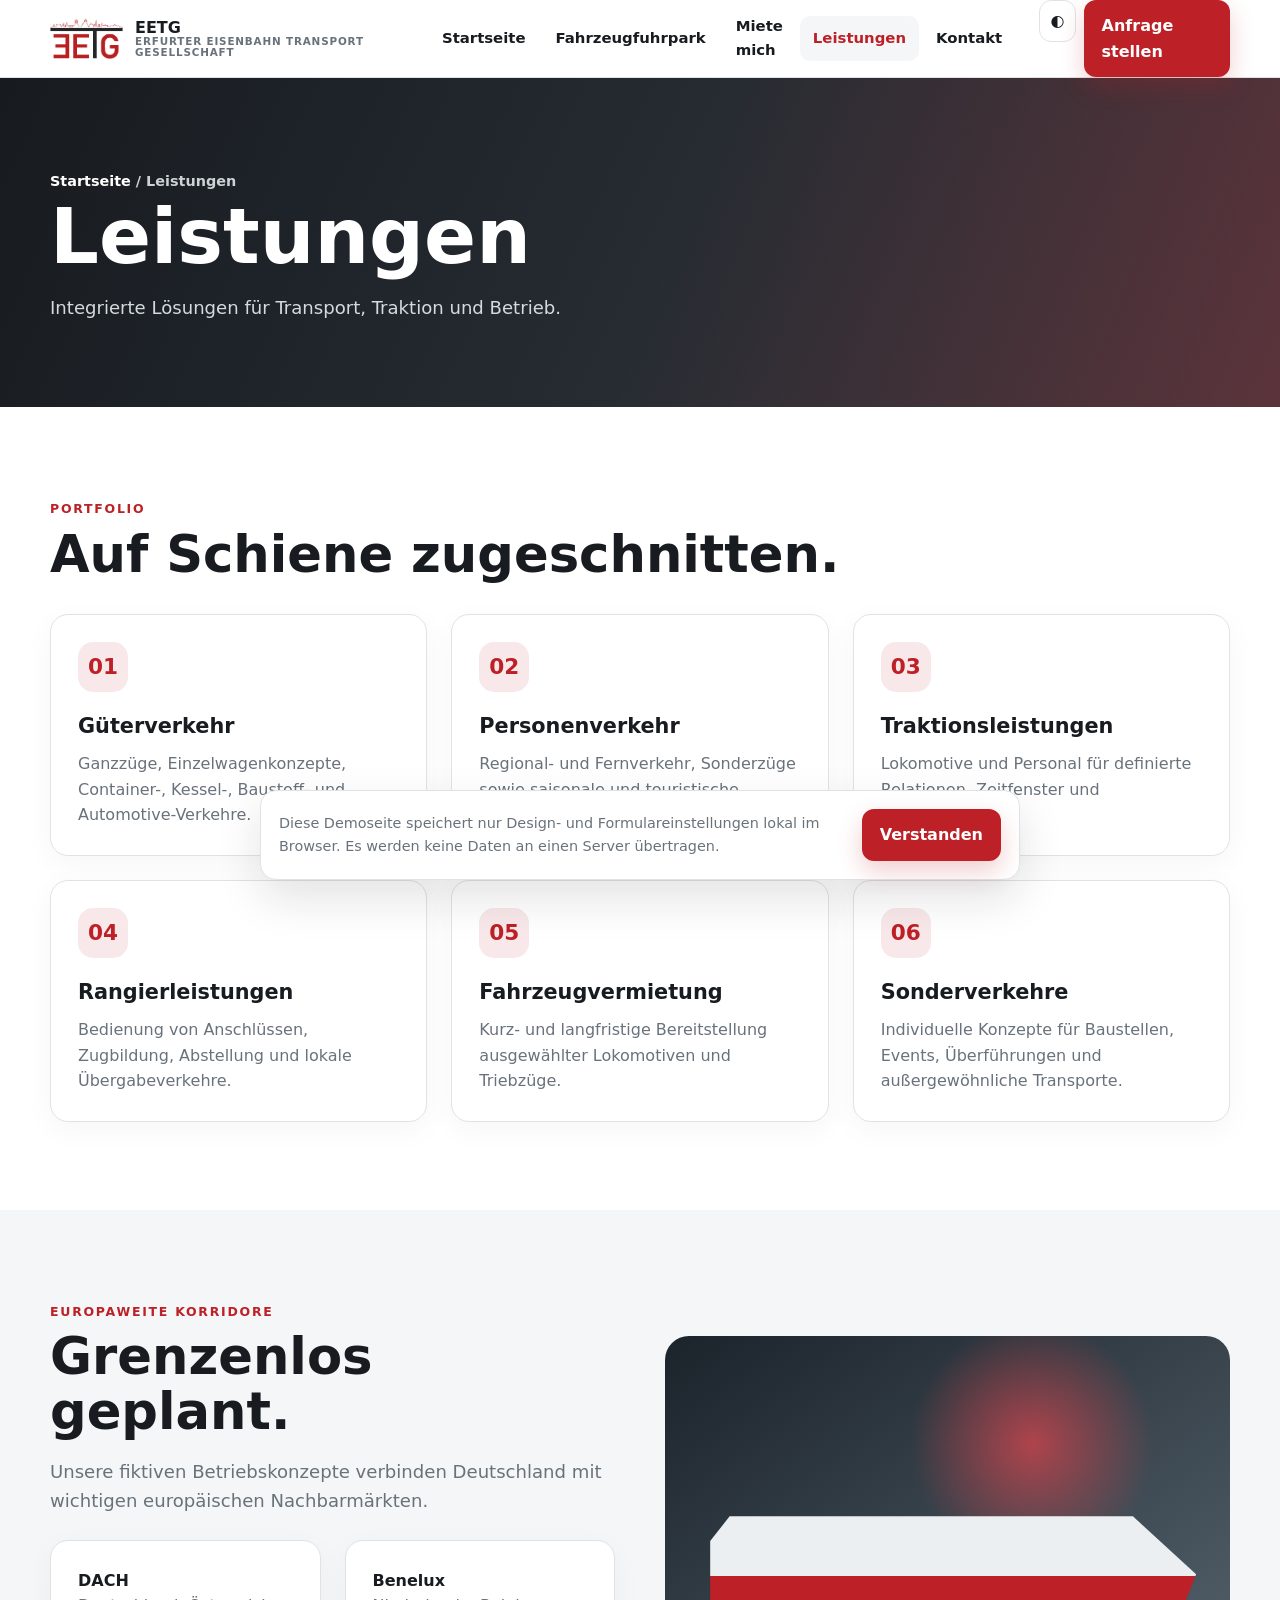
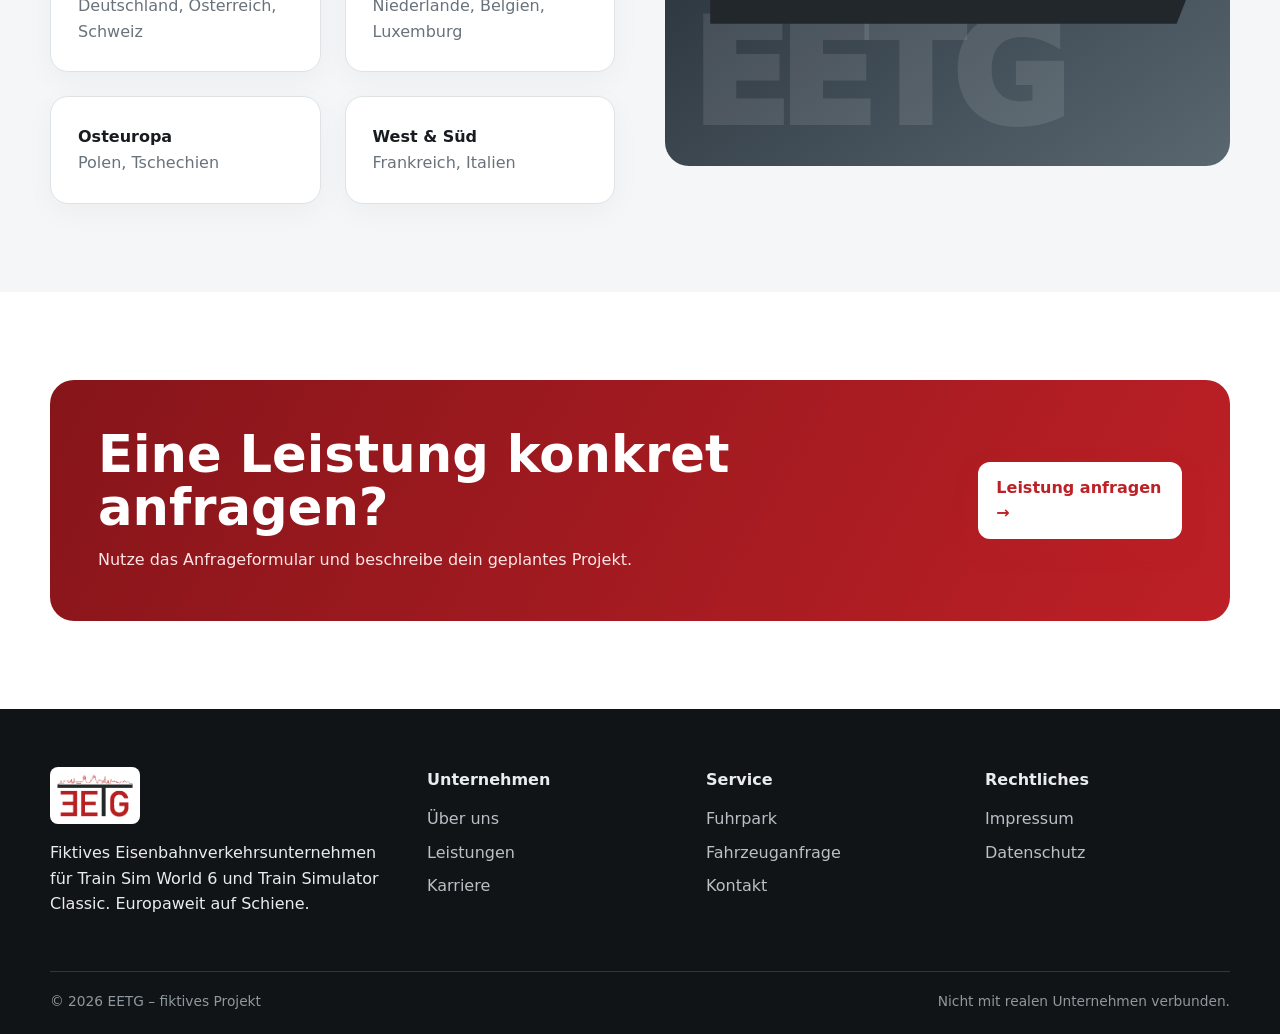
<file: leistungen.html>
<!doctype html><html lang="de"><head><meta charset="utf-8"><meta name="viewport" content="width=device-width,initial-scale=1"><meta name="description" content="Güterverkehr, Personenverkehr, Rangierleistungen und Fahrzeugvermietung der fiktiven EETG."><title>Leistungen | EETG</title><meta name="theme-color" content="#b5121b"><meta name="robots" content="index,follow"><link rel="icon" href="./favicon.ico" sizes="any"><link rel="icon" type="image/png" sizes="32x32" href="./assets/img/favicon-32x32.png"><link rel="apple-touch-icon" href="./assets/img/apple-touch-icon.png"><link rel="manifest" href="./manifest.webmanifest"><meta property="og:type" content="website"><meta property="og:locale" content="de_DE"><meta property="og:site_name" content="EETG"><meta property="og:title" content="Leistungen | EETG"><meta property="og:description" content="Güterverkehr, Personenverkehr, Rangierleistungen und Fahrzeugvermietung der fiktiven EETG."><meta property="og:image" content="assets/img/icon-512.png"><meta name="twitter:card" content="summary_large_image"><link rel="stylesheet" href="./assets/css/style.css"></head><body><header class="header"><div class="container nav"><a class="brand" href="index.html"><img src="./assets/img/eetg-logo.png" alt="EETG Logo"><span class="brand-text">EETG<small>ERFURTER EISENBAHN TRANSPORT GESELLSCHAFT</small></span></a><nav class="nav-links"><a href="index.html">Startseite</a><a href="fuhrpark.html">Fahrzeugfuhrpark</a><a href="miete.html">Miete mich</a><a href="leistungen.html">Leistungen</a><a href="kontakt.html">Kontakt</a></nav><div class="nav-actions"><button class="icon-btn" id="themeToggle" aria-label="Farbschema wechseln">◐</button><a class="cta" href="kontakt.html">Anfrage stellen</a><button class="menu-btn" id="menuToggle" aria-label="Menü öffnen">☰</button></div></div></header><main><section class="page-hero"><div class="container"><div class="breadcrumbs"><a href="index.html">Startseite</a> / Leistungen</div><h1>Leistungen</h1><p class="lead" style="color:#d5dade">Integrierte Lösungen für Transport, Traktion und Betrieb.</p></div></section><section class="section"><div class="container"><span class="eyebrow">Portfolio</span><h2 class="section-title">Auf Schiene zugeschnitten.</h2><div class="grid grid-3" style="margin-top:32px"><article class="card reveal"><div class="icon">01</div><h3>Güterverkehr</h3><p>Ganzzüge, Einzelwagenkonzepte, Container-, Kessel-, Baustoff- und Automotive-Verkehre.</p></article><article class="card reveal"><div class="icon">02</div><h3>Personenverkehr</h3><p>Regional- und Fernverkehr, Sonderzüge sowie saisonale und touristische Verbindungen.</p></article><article class="card reveal"><div class="icon">03</div><h3>Traktionsleistungen</h3><p>Lokomotive und Personal für definierte Relationen, Zeitfenster und Leistungsprofile.</p></article><article class="card reveal"><div class="icon">04</div><h3>Rangierleistungen</h3><p>Bedienung von Anschlüssen, Zugbildung, Abstellung und lokale Übergabeverkehre.</p></article><article class="card reveal"><div class="icon">05</div><h3>Fahrzeugvermietung</h3><p>Kurz- und langfristige Bereitstellung ausgewählter Lokomotiven und Triebzüge.</p></article><article class="card reveal"><div class="icon">06</div><h3>Sonderverkehre</h3><p>Individuelle Konzepte für Baustellen, Events, Überführungen und außergewöhnliche Transporte.</p></article></div></div></section><section class="section section-soft"><div class="container feature-line"><div><span class="eyebrow">Europaweite Korridore</span><h2 class="section-title">Grenzenlos geplant.</h2><p class="lead">Unsere fiktiven Betriebskonzepte verbinden Deutschland mit wichtigen europäischen Nachbarmärkten.</p><div class="grid grid-2" style="margin-top:24px"><div class="card"><b>DACH</b><p>Deutschland, Österreich, Schweiz</p></div><div class="card"><b>Benelux</b><p>Niederlande, Belgien, Luxemburg</p></div><div class="card"><b>Osteuropa</b><p>Polen, Tschechien</p></div><div class="card"><b>West & Süd</b><p>Frankreich, Italien</p></div></div></div><div class="visual reveal"></div></div></section><section class="section"><div class="container banner"><div><h2>Eine konkrete Leistung geplant?</h2><p>Strecke und Anforderungen senden – wir strukturieren die Anfrage.</p></div><a class="cta" href="kontakt.html">Leistung anfragen →</a></div></section></main><footer class="footer"><div class="container"><div class="footer-grid"><div><img src="./assets/img/eetg-logo.png" alt="EETG"><p>Fiktives Eisenbahnverkehrsunternehmen für Train Sim World 6 und Train Simulator Classic. Europaweit auf Schiene.</p></div><div><h4>Unternehmen</h4><a href="index.html#unternehmen">Über uns</a><a href="leistungen.html">Leistungen</a><a href="kontakt.html#bewerbung">Karriere</a></div><div><h4>Service</h4><a href="fuhrpark.html">Fuhrpark</a><a href="miete.html">Fahrzeuganfrage</a><a href="kontakt.html">Kontakt</a></div><div><h4>Rechtliches</h4><a href="impressum.html">Impressum</a><a href="datenschutz.html">Datenschutz</a></div></div><div class="footer-bottom"><span>© 2026 EETG – fiktives Projekt</span><span>Nicht mit realen Unternehmen verbunden.</span></div></div></footer><button class="to-top" id="toTop" aria-label="Nach oben">↑</button><div class="cookie" id="cookie"><p>Diese Demoseite speichert nur Design- und Formulareinstellungen lokal im Browser. Es werden keine Daten an einen Server übertragen.</p><button class="cta" id="cookieAccept">Verstanden</button></div><script src="./assets/data/seiten/leistungen-seite.js"></script><script src="./assets/js/content-loader.js"></script><script src="./assets/js/app.js"></script></body></html>
</file>
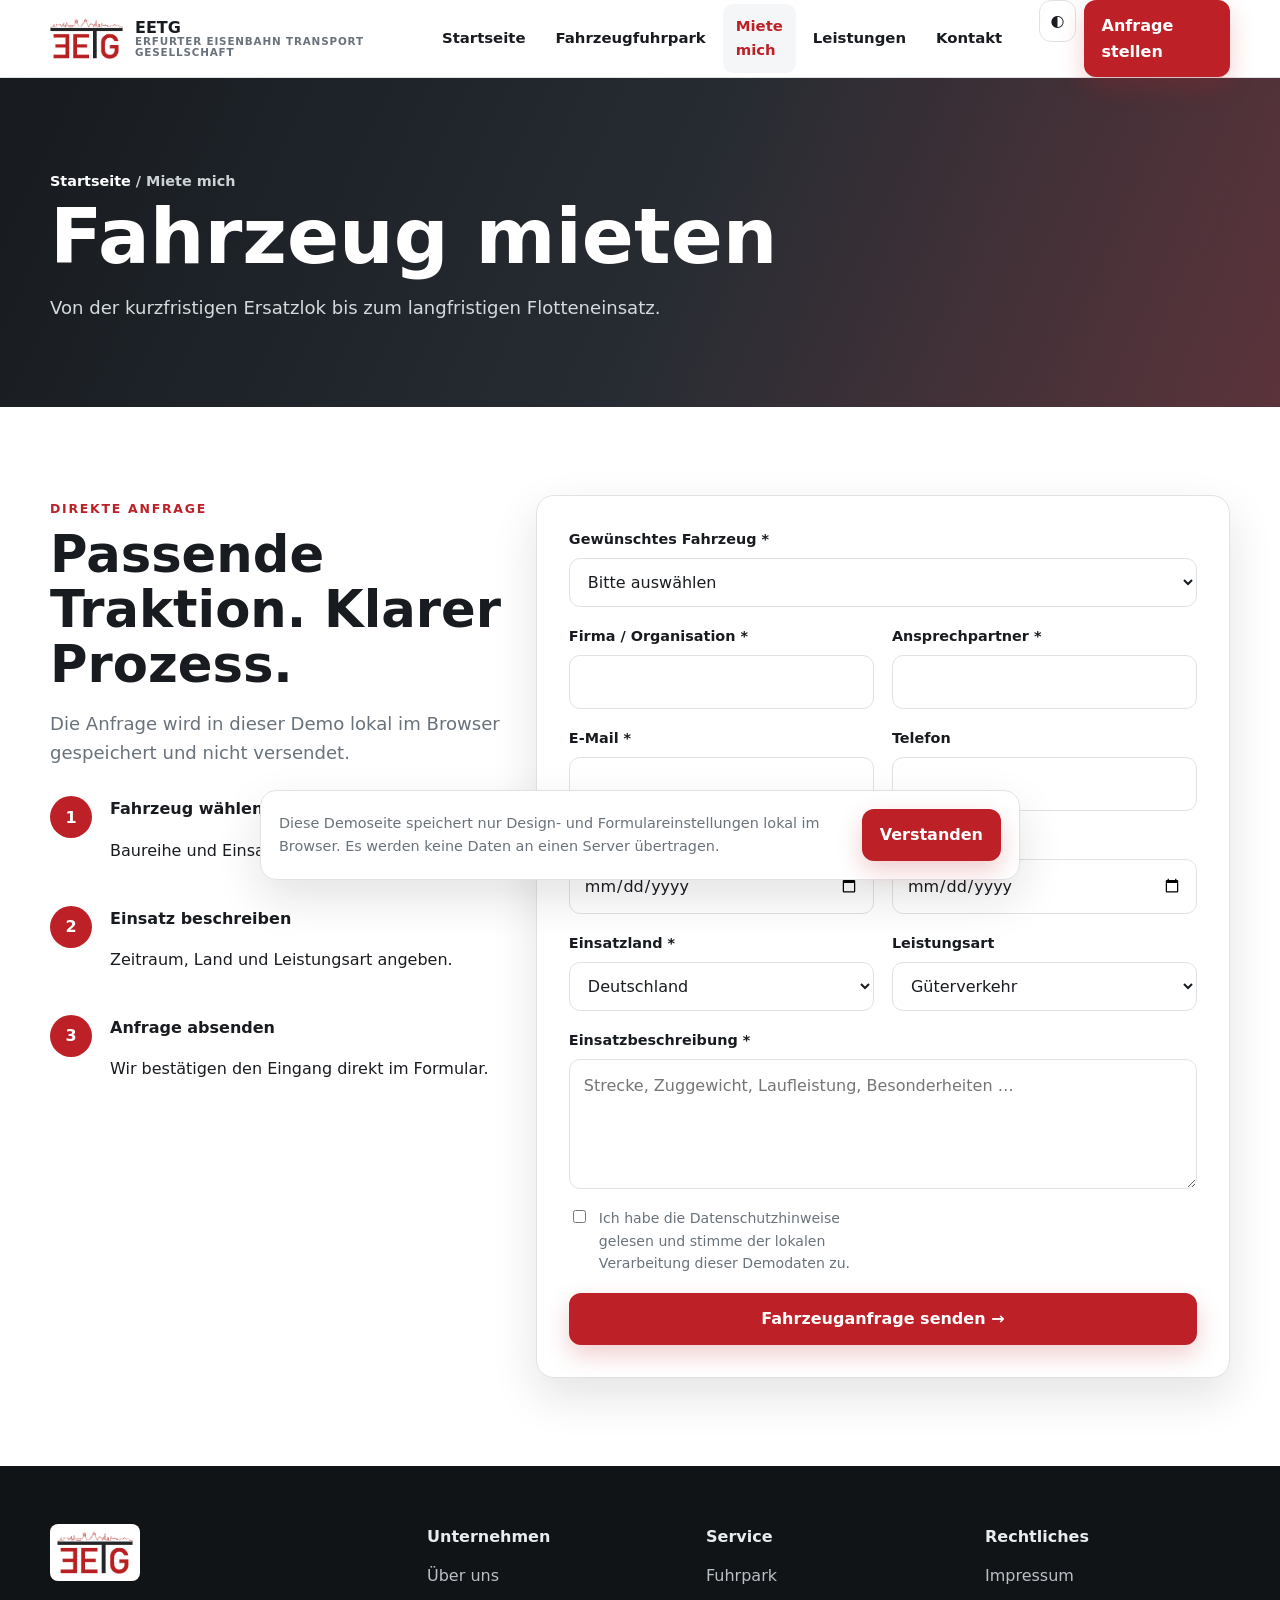
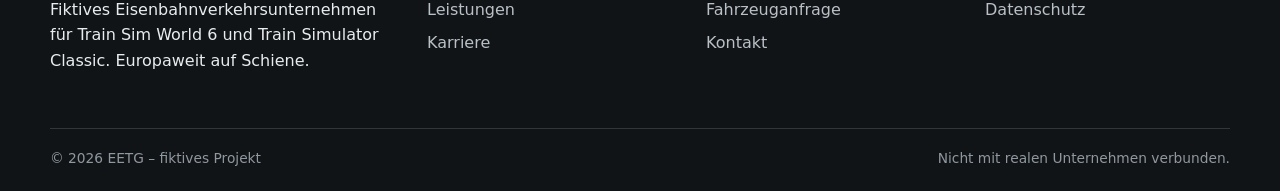
<file: miete.html>
<!doctype html><html lang="de"><head><meta charset="utf-8"><meta name="viewport" content="width=device-width,initial-scale=1"><meta name="description" content="Fahrzeuge der EETG für fiktive Einsätze in Train Sim World 6 und Train Simulator Classic anfragen."><title>Fahrzeug mieten | EETG</title><meta name="theme-color" content="#b5121b"><meta name="robots" content="index,follow"><link rel="icon" href="./favicon.ico" sizes="any"><link rel="icon" type="image/png" sizes="32x32" href="./assets/img/favicon-32x32.png"><link rel="apple-touch-icon" href="./assets/img/apple-touch-icon.png"><link rel="manifest" href="./manifest.webmanifest"><meta property="og:type" content="website"><meta property="og:locale" content="de_DE"><meta property="og:site_name" content="EETG"><meta property="og:title" content="Fahrzeug mieten | EETG"><meta property="og:description" content="Fahrzeuge der EETG für fiktive Einsätze in Train Sim World 6 und Train Simulator Classic anfragen."><meta property="og:image" content="assets/img/icon-512.png"><meta name="twitter:card" content="summary_large_image"><link rel="stylesheet" href="./assets/css/style.css"></head><body><header class="header"><div class="container nav"><a class="brand" href="index.html"><img src="./assets/img/eetg-logo.png" alt="EETG Logo"><span class="brand-text">EETG<small>ERFURTER EISENBAHN TRANSPORT GESELLSCHAFT</small></span></a><nav class="nav-links"><a href="index.html">Startseite</a><a href="fuhrpark.html">Fahrzeugfuhrpark</a><a href="miete.html">Miete mich</a><a href="leistungen.html">Leistungen</a><a href="kontakt.html">Kontakt</a></nav><div class="nav-actions"><button class="icon-btn" id="themeToggle" aria-label="Farbschema wechseln">◐</button><a class="cta" href="kontakt.html">Anfrage stellen</a><button class="menu-btn" id="menuToggle" aria-label="Menü öffnen">☰</button></div></div></header><main><section class="page-hero"><div class="container"><div class="breadcrumbs"><a href="index.html">Startseite</a> / Miete mich</div><h1>Fahrzeug mieten</h1><p class="lead" style="color:#d5dade">Von der kurzfristigen Ersatzlok bis zum langfristigen Flotteneinsatz.</p></div></section><section class="section"><div class="container form-shell"><aside class="form-info"><span class="eyebrow">Direkte Anfrage</span><h2 class="section-title">Passende Traktion. Klarer Prozess.</h2><p class="lead">Die Anfrage wird in dieser Demo lokal im Browser gespeichert und nicht versendet.</p><div class="steps" style="margin-top:28px"><div class="step"><div><b>Fahrzeug wählen</b><p>Baureihe und Einsatzprofil festlegen.</p></div></div><div class="step"><div><b>Einsatz beschreiben</b><p>Zeitraum, Land und Leistungsart angeben.</p></div></div><div class="step"><div><b>Anfrage absenden</b><p>Wir bestätigen den Eingang direkt im Formular.</p></div></div></div></aside><div class="form-card"><div class="notice">Vielen Dank! Deine Fahrzeuganfrage wurde lokal gespeichert.</div><form data-form="Fahrzeuganfrage"><div class="form-grid"><div class="field full"><label for="vehicleSelect">Gewünschtes Fahrzeug *</label><select id="vehicleSelect" name="Fahrzeug" required><option value="">Bitte auswählen</option></select></div><div class="field"><label>Firma / Organisation *</label><input name="Firma" required></div><div class="field"><label>Ansprechpartner *</label><input name="Ansprechpartner" required></div><div class="field"><label>E-Mail *</label><input name="E-Mail" type="email" required></div><div class="field"><label>Telefon</label><input name="Telefon" type="tel"></div><div class="field"><label>Mietbeginn *</label><input name="Mietbeginn" type="date" required></div><div class="field"><label>Mietende *</label><input name="Mietende" type="date" required></div><div class="field"><label>Einsatzland *</label><select name="Einsatzland" required><option>Deutschland</option><option>Österreich</option><option>Schweiz</option><option>Polen</option><option>Tschechien</option><option>Niederlande</option><option>Belgien</option><option>Frankreich</option><option>Italien</option></select></div><div class="field"><label>Leistungsart</label><select name="Leistungsart"><option>Güterverkehr</option><option>Personenverkehr</option><option>Rangierdienst</option><option>Ersatzverkehr</option></select></div><div class="field full"><label>Einsatzbeschreibung *</label><textarea name="Beschreibung" required placeholder="Strecke, Zuggewicht, Laufleistung, Besonderheiten …"></textarea></div><label class="check full"><input type="checkbox" required> Ich habe die Datenschutzhinweise gelesen und stimme der lokalen Verarbeitung dieser Demodaten zu.</label><div class="field full"><button class="cta" type="submit">Fahrzeuganfrage senden →</button></div></div></form></div></div></section></main><footer class="footer"><div class="container"><div class="footer-grid"><div><img src="./assets/img/eetg-logo.png" alt="EETG"><p>Fiktives Eisenbahnverkehrsunternehmen für Train Sim World 6 und Train Simulator Classic. Europaweit auf Schiene.</p></div><div><h4>Unternehmen</h4><a href="index.html#unternehmen">Über uns</a><a href="leistungen.html">Leistungen</a><a href="kontakt.html#bewerbung">Karriere</a></div><div><h4>Service</h4><a href="fuhrpark.html">Fuhrpark</a><a href="miete.html">Fahrzeuganfrage</a><a href="kontakt.html">Kontakt</a></div><div><h4>Rechtliches</h4><a href="impressum.html">Impressum</a><a href="datenschutz.html">Datenschutz</a></div></div><div class="footer-bottom"><span>© 2026 EETG – fiktives Projekt</span><span>Nicht mit realen Unternehmen verbunden.</span></div></div></footer><button class="to-top" id="toTop" aria-label="Nach oben">↑</button><div class="cookie" id="cookie"><p>Diese Demoseite speichert nur Design- und Formulareinstellungen lokal im Browser. Es werden keine Daten an einen Server übertragen.</p><button class="cta" id="cookieAccept">Verstanden</button></div><script src="./assets/data/fahrzeuge.js"></script><script src="./assets/data/seiten/miete-seite.js"></script><script src="./assets/js/content-loader.js"></script><script src="./assets/js/app.js"></script></body></html>
</file>
<file: assets/css/style.css>
/* EETG Corporate Website */
:root{--red:#bd2026;--red-dark:#86151a;--ink:#181b1f;--steel:#343a40;--muted:#69727b;--line:#dfe3e6;--paper:#fff;--soft:#f4f6f7;--success:#138a57;--shadow:0 18px 45px rgba(24,27,31,.12);--radius:18px;--header:78px}
*{box-sizing:border-box}html{scroll-behavior:smooth}body{margin:0;font-family:Inter,ui-sans-serif,system-ui,-apple-system,"Segoe UI",sans-serif;color:var(--ink);background:var(--paper);line-height:1.6}body.dark{--ink:#f5f6f7;--steel:#d8dde1;--muted:#aeb6bd;--line:#343a40;--paper:#111417;--soft:#1b2025;--shadow:0 18px 45px rgba(0,0,0,.35)}a{color:inherit;text-decoration:none}img{max-width:100%;display:block}button,input,select,textarea{font:inherit}.container{width:min(1180px,calc(100% - 40px));margin:auto}.section{padding:88px 0}.section-soft{background:var(--soft)}.eyebrow{color:var(--red);font-weight:800;letter-spacing:.14em;text-transform:uppercase;font-size:.78rem}.section-title{font-size:clamp(2rem,4vw,3.35rem);line-height:1.08;margin:.35rem 0 1rem}.lead{font-size:1.13rem;color:var(--muted);max-width:750px}.grid{display:grid;gap:24px}.grid-3{grid-template-columns:repeat(3,1fr)}.grid-2{grid-template-columns:repeat(2,1fr)}
.header{position:sticky;top:0;z-index:50;height:var(--header);background:color-mix(in srgb,var(--paper) 92%,transparent);backdrop-filter:blur(18px);border-bottom:1px solid var(--line)}.nav{height:100%;display:flex;align-items:center;justify-content:space-between;gap:24px}.brand{display:flex;align-items:center;gap:12px;font-weight:900}.brand img{width:73px;height:42px;object-fit:contain}.brand-text{line-height:1}.brand-text small{display:block;font-size:.65rem;color:var(--muted);letter-spacing:.08em}.nav-links{display:flex;align-items:center;gap:4px}.nav-links a{padding:11px 13px;border-radius:10px;font-weight:700;font-size:.93rem}.nav-links a:hover,.nav-links a.active{background:var(--soft);color:var(--red)}.nav-actions{display:flex;gap:8px}.icon-btn,.menu-btn{width:42px;height:42px;border:1px solid var(--line);border-radius:12px;background:var(--paper);color:var(--ink);cursor:pointer;display:grid;place-items:center}.menu-btn{display:none}.cta{display:inline-flex;align-items:center;justify-content:center;gap:9px;padding:13px 18px;border-radius:12px;background:var(--red);color:white;font-weight:800;border:0;cursor:pointer;box-shadow:0 10px 24px rgba(189,32,38,.22)}.cta:hover{background:var(--red-dark);transform:translateY(-1px)}.cta.secondary{background:transparent;color:var(--ink);border:1px solid var(--line);box-shadow:none}.cta.secondary:hover{border-color:var(--red);color:var(--red)}
.hero{min-height:calc(92vh - var(--header));display:flex;align-items:center;position:relative;overflow:hidden;background:linear-gradient(115deg,rgba(15,18,21,.93),rgba(15,18,21,.58)),radial-gradient(circle at 70% 25%,rgba(189,32,38,.52),transparent 30%),linear-gradient(145deg,#111820,#3e4852);color:white}.hero:before{content:"";position:absolute;inset:auto -10% -34% 25%;height:70%;transform:skewY(-7deg);background:repeating-linear-gradient(90deg,rgba(255,255,255,.08) 0 2px,transparent 2px 75px)}.hero:after{content:"";position:absolute;right:-6%;bottom:6%;width:68%;height:32%;border-top:8px solid rgba(255,255,255,.18);border-bottom:8px solid rgba(255,255,255,.12);transform:skewX(-18deg);filter:drop-shadow(0 25px 10px rgba(0,0,0,.35))}.hero-content{position:relative;z-index:2;max-width:820px;padding:80px 0}.hero h1{font-size:clamp(3rem,7vw,6.25rem);line-height:.94;margin:.4rem 0 1.5rem;letter-spacing:-.045em}.hero h1 span{color:#ef454d}.hero p{font-size:clamp(1.05rem,2vw,1.35rem);max-width:680px;color:#e2e5e8}.hero-actions{display:flex;gap:12px;flex-wrap:wrap;margin-top:30px}.hero .cta.secondary{color:white;border-color:rgba(255,255,255,.35);background:rgba(255,255,255,.07)}.hero-badge{display:inline-flex;gap:10px;align-items:center;border:1px solid rgba(255,255,255,.25);background:rgba(255,255,255,.08);padding:8px 12px;border-radius:999px;font-weight:700;font-size:.85rem}.hero-badge i{width:8px;height:8px;border-radius:50%;background:#53d68b;box-shadow:0 0 0 5px rgba(83,214,139,.15)}
.card{background:var(--paper);border:1px solid var(--line);border-radius:var(--radius);padding:27px;box-shadow:0 8px 30px rgba(24,27,31,.04);transition:.25s}.card:hover{transform:translateY(-5px);box-shadow:var(--shadow);border-color:color-mix(in srgb,var(--red) 35%,var(--line))}.icon{width:50px;height:50px;border-radius:15px;display:grid;place-items:center;background:rgba(189,32,38,.1);color:var(--red);font-size:1.35rem;font-weight:900}.card h3{margin:18px 0 8px;font-size:1.3rem}.card p{color:var(--muted);margin:0}.stats{margin-top:-45px;position:relative;z-index:4}.stats-panel{background:var(--paper);border:1px solid var(--line);box-shadow:var(--shadow);border-radius:var(--radius);display:grid;grid-template-columns:repeat(4,1fr);overflow:hidden}.stat{padding:28px;text-align:center;border-right:1px solid var(--line)}.stat:last-child{border-right:0}.stat strong{display:block;color:var(--red);font-size:2.2rem}.stat span{font-weight:700;color:var(--muted)}
.page-hero{padding:92px 0 66px;background:linear-gradient(115deg,#171b20,#343b43);color:white;position:relative;overflow:hidden}.page-hero:after{content:"";position:absolute;right:-10%;top:-80%;width:55%;height:240%;background:linear-gradient(90deg,transparent,rgba(189,32,38,.32));transform:rotate(20deg)}.page-hero .container{position:relative;z-index:2}.page-hero h1{font-size:clamp(2.7rem,6vw,5rem);line-height:1;margin:.4rem 0 1rem}.breadcrumbs{color:#cdd2d6;font-weight:600;font-size:.9rem}.breadcrumbs a{color:white}
.vehicle-toolbar{display:flex;gap:12px;justify-content:space-between;align-items:center;margin:28px 0}.search{position:relative;flex:1;max-width:440px}.search input{width:100%;padding:14px 16px 14px 44px;border:1px solid var(--line);border-radius:12px;background:var(--paper);color:var(--ink)}.search span{position:absolute;left:16px;top:13px}.filters{display:flex;gap:8px;flex-wrap:wrap}.filter-btn{border:1px solid var(--line);background:var(--paper);color:var(--ink);padding:10px 14px;border-radius:999px;cursor:pointer;font-weight:700}.filter-btn.active,.filter-btn:hover{background:var(--red);color:white;border-color:var(--red)}.vehicle-grid{display:grid;grid-template-columns:repeat(3,1fr);gap:24px}.vehicle{padding:0;overflow:hidden}.vehicle-art{height:210px;position:relative;background:linear-gradient(145deg,#26313a,#606e78);overflow:hidden}.vehicle-art:before{content:"";position:absolute;width:78%;height:42%;left:11%;bottom:22%;background:linear-gradient(#d9dde0 0 55%,#b41d23 55% 76%,#262b30 76%);clip-path:polygon(6% 15%,82% 15%,100% 50%,95% 100%,0 100%,0 32%);box-shadow:0 18px 20px rgba(0,0,0,.34)}.vehicle-art:after{content:"";position:absolute;left:15%;right:4%;bottom:15%;height:5px;background:#101315;box-shadow:0 14px 0 #101315}.vehicle[data-type="diesel"] .vehicle-art{background:linear-gradient(145deg,#4a3324,#97704d)}.vehicle[data-type="trainset"] .vehicle-art{background:linear-gradient(145deg,#29364d,#6680a0)}.vehicle-body{padding:24px}.vehicle-meta{display:flex;justify-content:space-between;gap:12px;color:var(--muted);font-size:.88rem}.tag{display:inline-flex;padding:5px 9px;border-radius:999px;background:rgba(189,32,38,.1);color:var(--red);font-weight:800;font-size:.75rem}.specs{display:grid;grid-template-columns:1fr 1fr;gap:10px;margin:18px 0}.spec{padding:10px;border-radius:10px;background:var(--soft);font-size:.86rem}.spec strong{display:block}.vehicle-actions{display:flex;gap:8px}.vehicle-actions .cta{flex:1;padding:11px 12px}
.form-shell{display:grid;grid-template-columns:.85fr 1.3fr;gap:32px;align-items:start}.form-info{position:sticky;top:105px}.form-card{background:var(--paper);border:1px solid var(--line);border-radius:var(--radius);padding:32px;box-shadow:var(--shadow)}.form-grid{display:grid;grid-template-columns:1fr 1fr;gap:18px}.field{display:flex;flex-direction:column;gap:7px}.field.full{grid-column:1/-1}.field label{font-weight:800;font-size:.9rem}.field input,.field select,.field textarea{width:100%;padding:13px 14px;border:1px solid var(--line);border-radius:11px;background:var(--paper);color:var(--ink);outline:none}.field input:focus,.field select:focus,.field textarea:focus{border-color:var(--red);box-shadow:0 0 0 4px rgba(189,32,38,.11)}.field textarea{min-height:130px;resize:vertical}.check{display:flex;gap:10px;align-items:flex-start;color:var(--muted);font-size:.88rem}.notice{padding:14px 16px;border-radius:11px;background:rgba(19,138,87,.1);color:var(--success);font-weight:700;display:none;margin-bottom:18px}.notice.show{display:block}.tabs{display:flex;gap:8px;flex-wrap:wrap;margin-bottom:24px}.tab-btn{padding:11px 14px;border:1px solid var(--line);background:var(--paper);color:var(--ink);border-radius:10px;font-weight:800;cursor:pointer}.tab-btn.active{background:var(--red);border-color:var(--red);color:white}.tab-panel{display:none}.tab-panel.active{display:block}.steps{counter-reset:step}.step{display:flex;gap:18px;margin:0 0 26px}.step:before{counter-increment:step;content:counter(step);flex:0 0 42px;height:42px;border-radius:50%;display:grid;place-items:center;background:var(--red);color:#fff;font-weight:900}.contact-list{display:grid;gap:14px;margin-top:24px}.contact-item{display:flex;gap:14px;align-items:flex-start}.contact-item b{display:block}.contact-item span{color:var(--muted)}
.banner{border-radius:24px;padding:48px;background:linear-gradient(120deg,var(--red-dark),var(--red));color:white;display:flex;justify-content:space-between;align-items:center;gap:24px}.banner h2{font-size:clamp(2rem,4vw,3.2rem);line-height:1.05;margin:0 0 12px}.banner p{margin:0;color:#ffe5e6}.banner .cta{background:white;color:var(--red)}.feature-line{display:grid;grid-template-columns:1fr 1fr;gap:50px;align-items:center}.visual{height:430px;border-radius:24px;background:radial-gradient(circle at 65% 25%,rgba(239,69,77,.65),transparent 25%),linear-gradient(145deg,#1b232b,#596771);position:relative;overflow:hidden}.visual:before{content:"EETG";position:absolute;bottom:-25px;left:25px;font-weight:950;font-size:9rem;color:rgba(255,255,255,.10);letter-spacing:-.08em}.visual:after{content:"";position:absolute;width:86%;height:25%;left:8%;top:42%;background:linear-gradient(#eceff1 0 56%,#bd2026 56% 78%,#22272c 78%);clip-path:polygon(4% 0,87% 0,100% 54%,96% 100%,0 100%,0 23%);box-shadow:0 30px 25px rgba(0,0,0,.35)}
.footer{background:#111417;color:#e9ecef;padding:58px 0 22px}.footer-grid{display:grid;grid-template-columns:1.4fr 1fr 1fr 1fr;gap:34px}.footer img{width:90px;background:white;padding:7px;border-radius:8px}.footer h4{margin:0 0 14px}.footer a{display:block;color:#b9c0c6;margin:8px 0}.footer a:hover{color:white}.footer-bottom{border-top:1px solid #30363b;margin-top:38px;padding-top:18px;color:#8f989f;font-size:.86rem;display:flex;justify-content:space-between}.cookie{position:fixed;left:20px;right:20px;bottom:20px;z-index:80;max-width:760px;margin:auto;background:var(--paper);border:1px solid var(--line);border-radius:16px;box-shadow:var(--shadow);padding:18px;display:flex;align-items:center;gap:20px}.cookie.hidden{display:none}.cookie p{margin:0;color:var(--muted);font-size:.9rem}.to-top{position:fixed;right:20px;bottom:20px;width:46px;height:46px;border-radius:50%;background:var(--red);color:#fff;border:0;cursor:pointer;display:none;z-index:30}.to-top.show{display:block}.reveal{opacity:0;transform:translateY(18px);transition:.6s}.reveal.visible{opacity:1;transform:none}.legal{max-width:850px}.legal h2{margin-top:35px}.empty{grid-column:1/-1;padding:50px;text-align:center;border:1px dashed var(--line);border-radius:var(--radius);color:var(--muted)}
@media(max-width:940px){.nav-links{position:fixed;left:20px;right:20px;top:88px;display:none;flex-direction:column;align-items:stretch;padding:16px;background:var(--paper);border:1px solid var(--line);border-radius:16px;box-shadow:var(--shadow)}.nav-links.open{display:flex}.menu-btn{display:grid}.nav-actions .cta{display:none}.grid-3,.vehicle-grid{grid-template-columns:1fr 1fr}.stats-panel{grid-template-columns:1fr 1fr}.stat:nth-child(2){border-right:0}.stat:nth-child(-n+2){border-bottom:1px solid var(--line)}.form-shell,.feature-line{grid-template-columns:1fr}.form-info{position:static}.footer-grid{grid-template-columns:1fr 1fr}}
@media(max-width:650px){.container{width:min(100% - 28px,1180px)}.section{padding:64px 0}.brand-text{display:none}.hero{min-height:78vh}.hero h1{font-size:3.2rem}.grid-3,.grid-2,.vehicle-grid,.form-grid{grid-template-columns:1fr}.stats{margin-top:-25px}.stats-panel{grid-template-columns:1fr 1fr}.stat{padding:20px 10px}.stat strong{font-size:1.7rem}.vehicle-toolbar{align-items:stretch;flex-direction:column}.banner{padding:32px;align-items:flex-start;flex-direction:column}.footer-grid{grid-template-columns:1fr}.footer-bottom{flex-direction:column;gap:8px}.cookie{align-items:stretch;flex-direction:column}.visual{height:300px}.page-hero{padding:70px 0 48px}}

.vehicle-art[data-has-image="true"]{background-size:cover;background-position:center}.vehicle-art[data-has-image="true"]:before,.vehicle-art[data-has-image="true"]:after{display:none}
</file>
